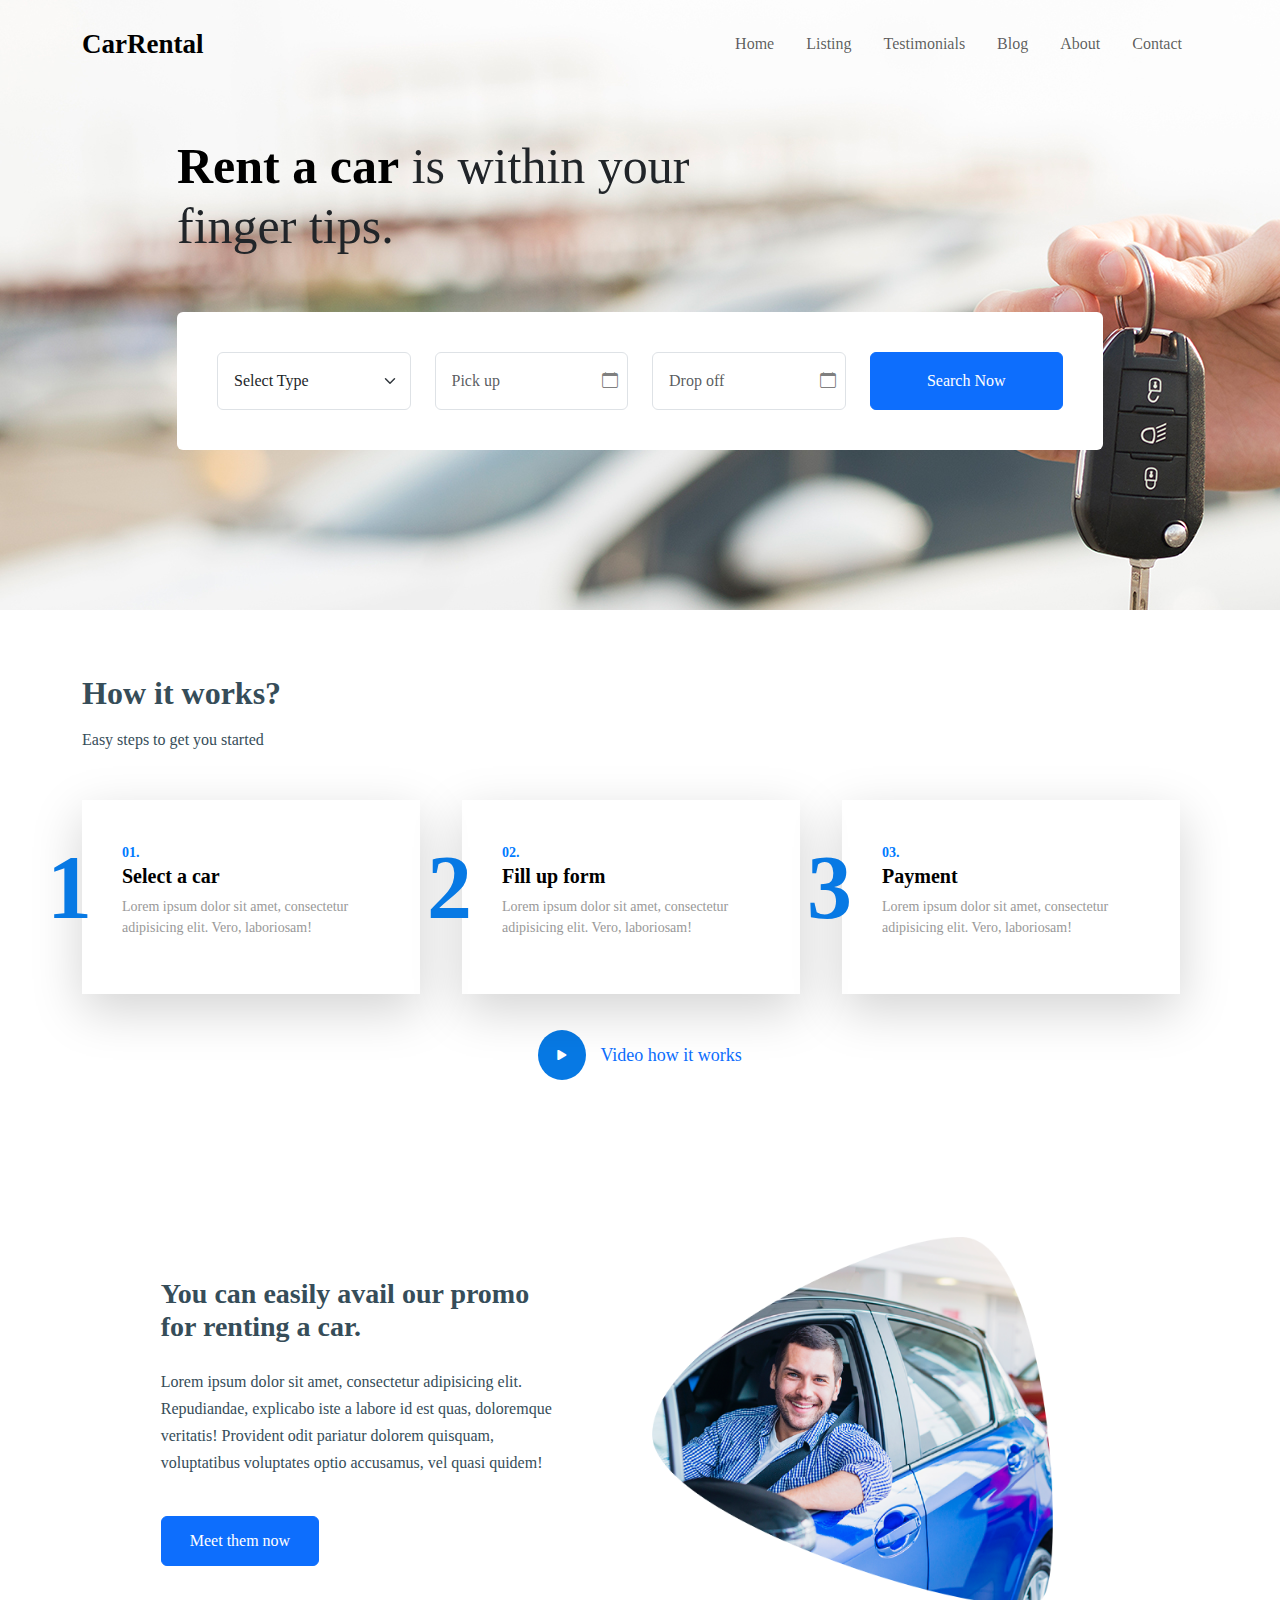
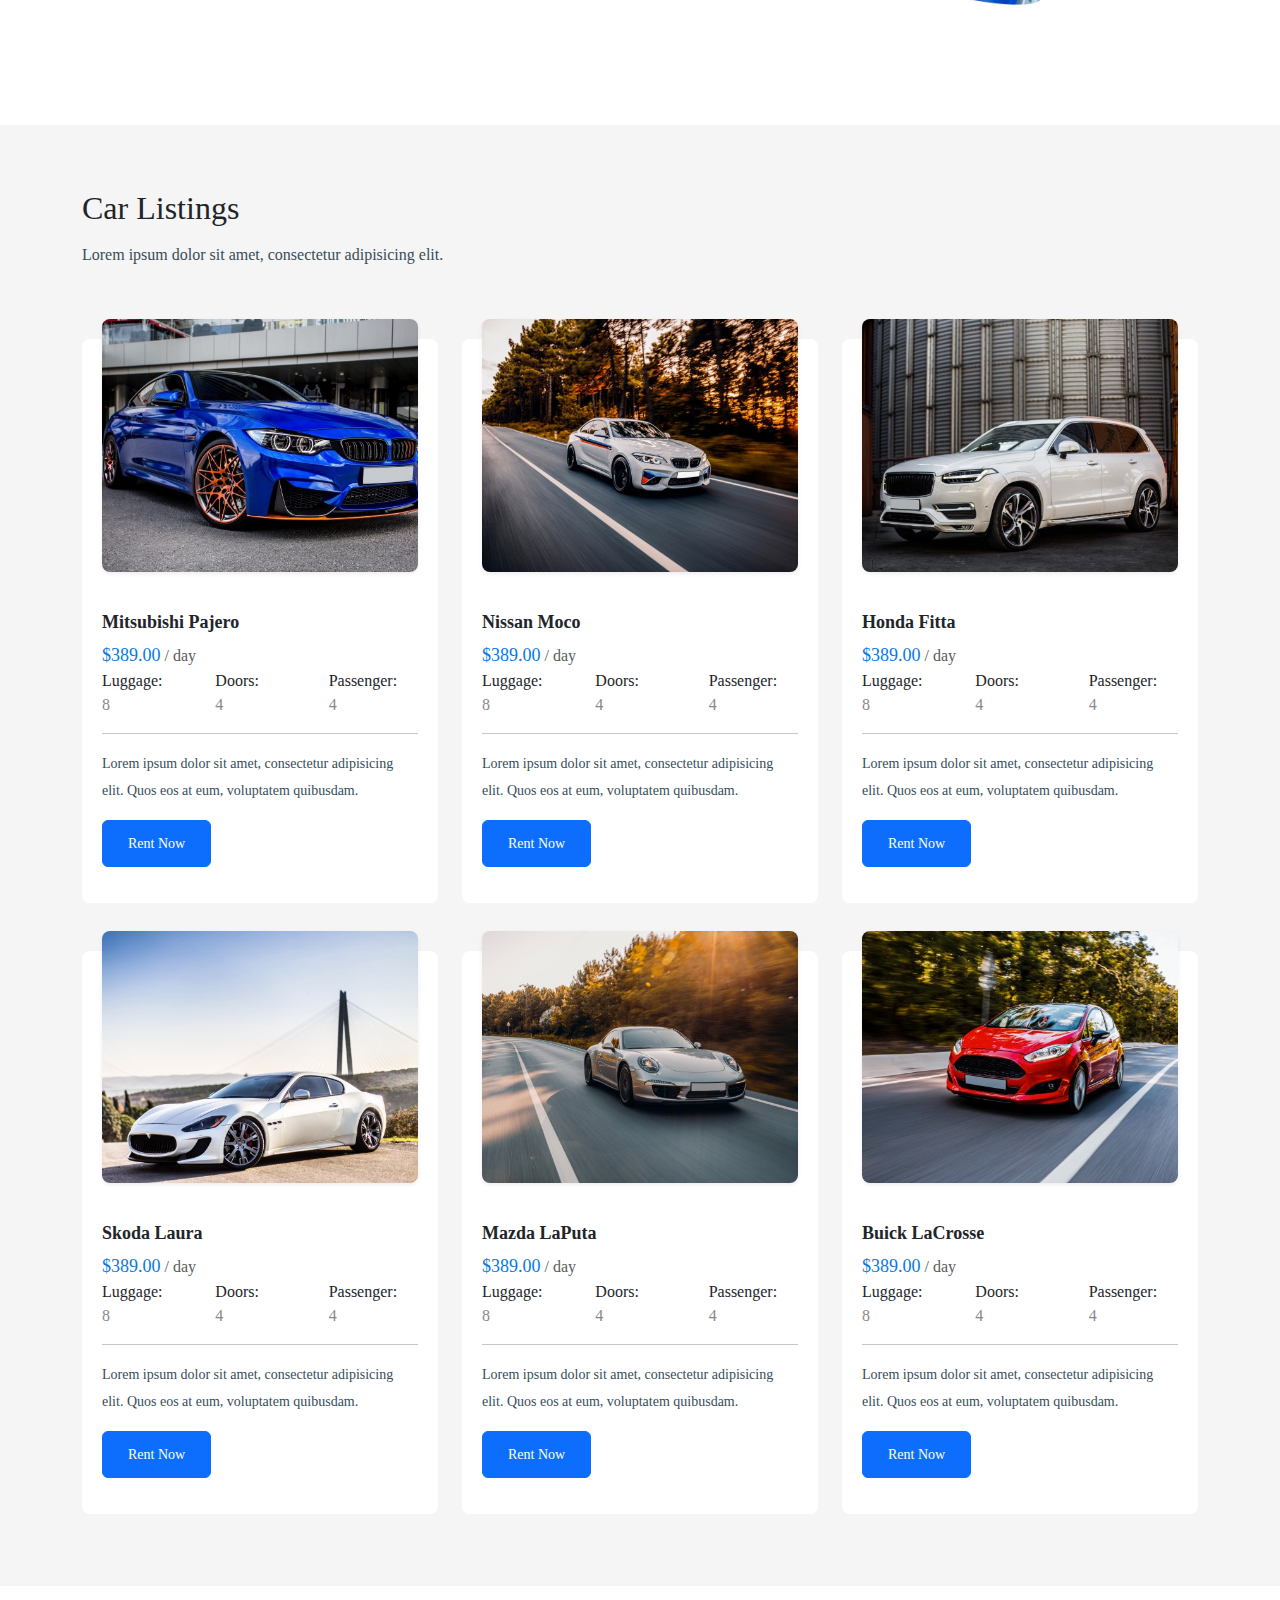
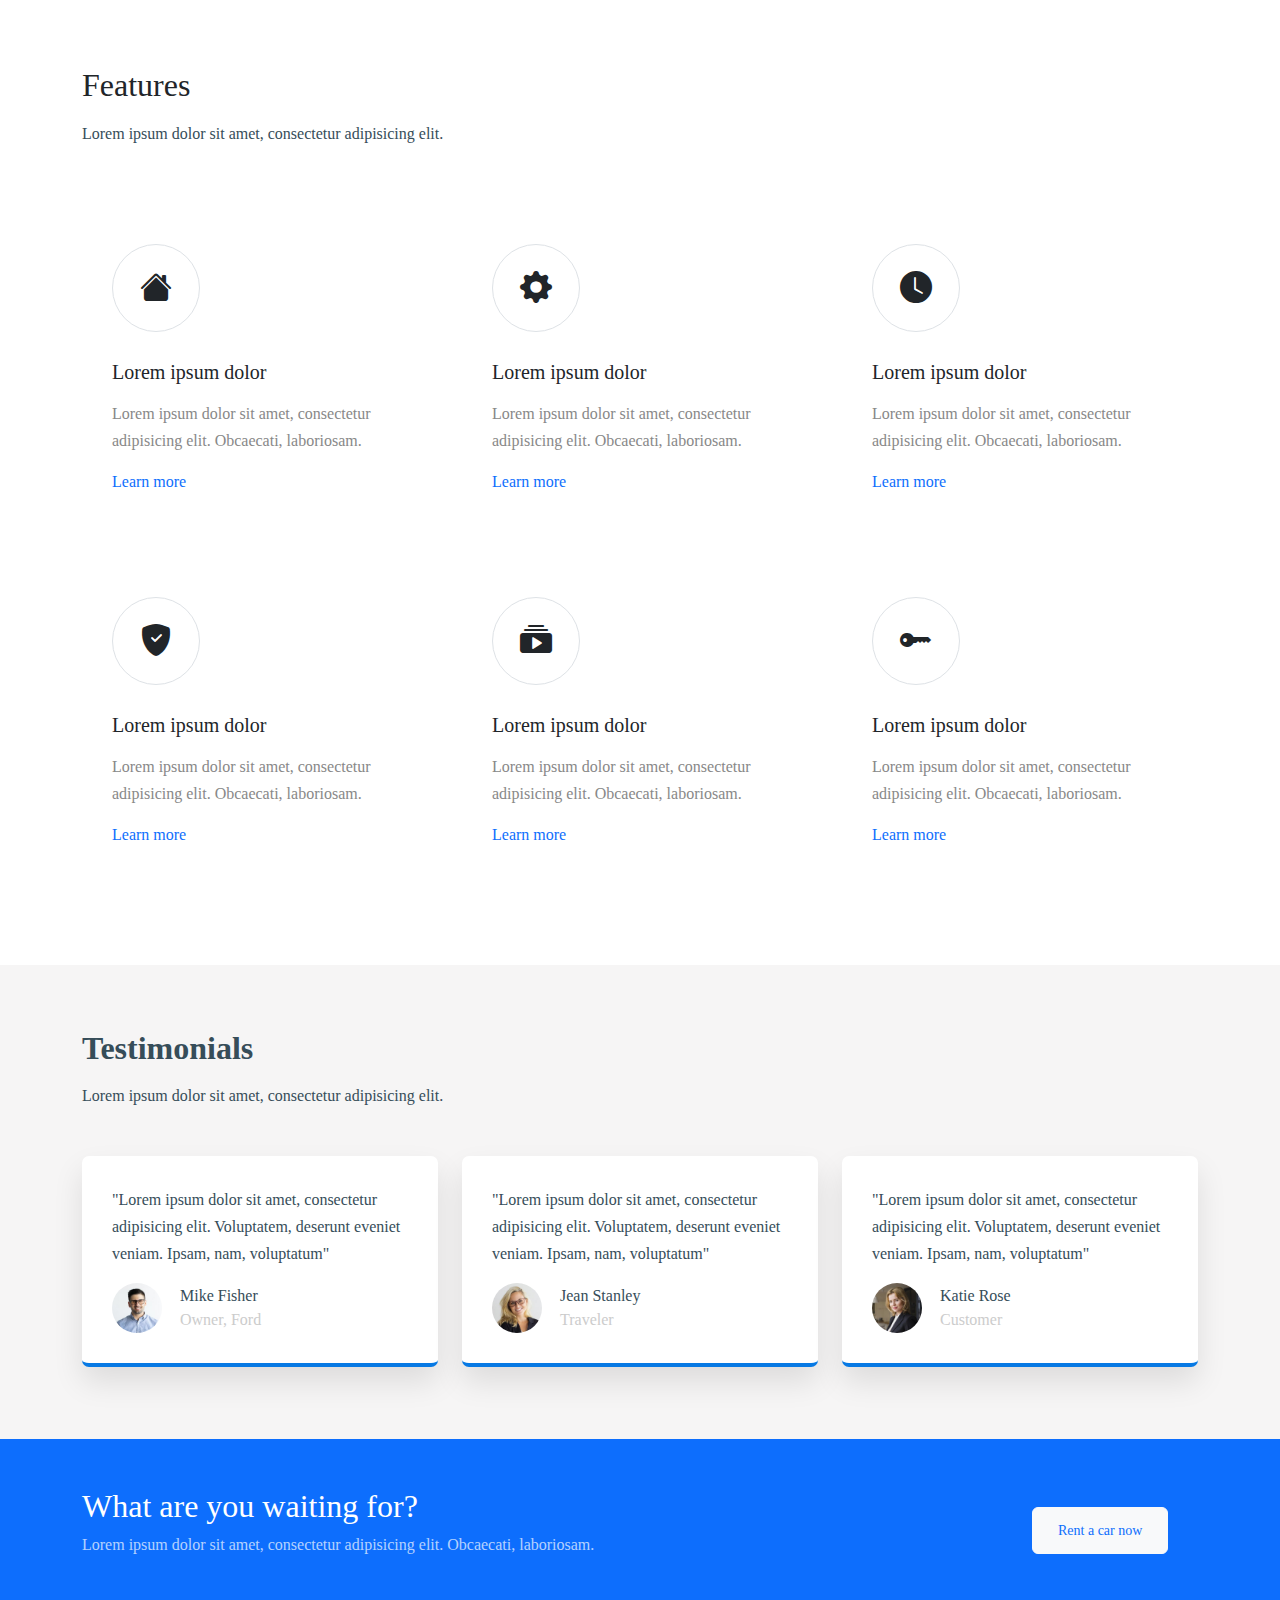
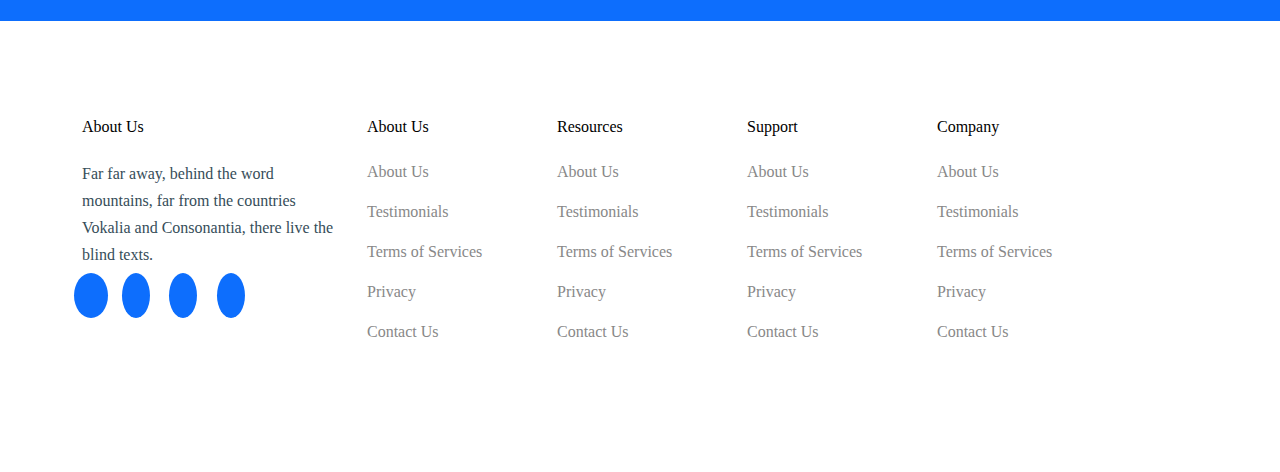
<file: Car Rental/index.html>
<!DOCTYPE html>
<html lang="en">
<head>
    <meta charset="UTF-8">
    <meta name="viewport" content="width=device-width, initial-scale=1.0">
    <title>CarRental</title>
    <link rel="stylesheet" href="https://cdn.jsdelivr.net/npm/bootstrap@5.3.3/dist/css/bootstrap.min.css
    ">
    <link rel="stylesheet" href="https://cdn.jsdelivr.net/npm/bootstrap-icons@1.11.3/font/bootstrap-icons.min.css">
    <link rel="stylesheet" href="https://cdnjs.cloudflare.com/ajax/libs/font-awesome/6.6.0/css/all.min.css" integrity="sha512-Kc323vGBEqzTmouAECnVceyQqyqdsSiqLQISBL29aUW4U/M7pSPA/gEUZQqv1cwx4OnYxTxve5UMg5GT6L4JJg==" crossorigin="anonymous" referrerpolicy="no-referrer" />
    <link rel="stylesheet" href="./css/style.css">
</head>
<body>

    <header class="pb-5">
        <nav class="navbar main-nav">
            <div class="container">
              <a class="navbar-brand logo" href="#">CarRental</a>
              <button class="navbar-toggler d-lg-none" type="button" data-bs-toggle="offcanvas" data-bs-target="#offcanvasNavbar">
                <span class="navbar-toggler-icon"></span>
              </button>
              <div class="offcanvas offcanvas-end" id="offcanvasNavbar">
                <div class="offcanvas-header">
                  <button type="button" class="btn-close" data-bs-dismiss="offcanvas"></button>
                </div>
                <div class="offcanvas-body">
                  <ul class="navbar-nav ">
                    <li class="nav-item"><a class="nav-link active" href="#">Home</a></li>
                    <li class="nav-item"><a class="nav-link" href="./listing.html">Listing</a></li>
                    <li class="nav-item"><a class="nav-link" href="./testimonials.html">Testimonials</a></li>
                    <li class="nav-item"><a class="nav-link" href="./blog.html">Blog</a></li>
                    <li class="nav-item"><a class="nav-link " href="#">About</a></li>
                    <li class="nav-item"><a class="nav-link" href="#">Contact</a></li>
                  </ul>
                </div>
              </div>
              <div class="navbar navbar-expand-lg d-none d-lg-block">
                <ul class="navbar-nav ms-auto">
                    <li class="nav-item px-2"><a href="#" class="nav-link">Home</a></li>
                    <li class="nav-item px-2"><a href="./listing.html" class="nav-link">Listing</a></li>
                    <li class="nav-item px-2"><a href="./testimonials.html" class="nav-link">Testimonials</a></li>
                    <li class="nav-item px-2"><a href="./blog.html" class="nav-link">Blog</a></li>
                    <li class="nav-item px-2"><a href="#" class="nav-link">About</a></li>
                    <li class="nav-item px-2"><a href="#" class="nav-link">Contact</a></li>
                  </ul>
              </div>
            </div>
        </nav>
        <section class="hero py-5">
            <section class="container pb-5">
                <div class="row align-items-center justify-content-center pb-3">
                    <div class="col-lg-10">
                        <div class="row mb-5">
                            <div class="col-lg-7">
                                <h1><strong>Rent a car</strong> is within your finger tips.</h1>
                            </div>
                        </div>
                        <form class="hero-form rounded-2">
                          <div class="row align-items-center ">
                            <div class="mb-3 mb-md-0 col-md-3">
                              <select name="select type" id="" class="form-select select">
                                <option value="Select Type">Select Type</option>
                                <option value="Ferrari">Ferrari</option>
                                <option value="Toyota">Toyota</option>
                                <option value="Ford">Ford</option>
                                <option value="Lamborghini">Lamborghini</option>
                              </select>
                            </div>
                            <div class="mb-3 mb-md-0 col-md-3">
                              <div class="form-control-wrap pickup">
                                <input type="text" placeholder="Pick up" class="form-control datepicker select">
                                <span class="bi bi-calendar calendar"></span>
                              </div>
                            </div>
                            <div class="mb-3 mb-md-0 col-md-3">
                              <div class="form-control-wrap dropoff">
                                <input type="text" placeholder="Drop off" class="form-control datepicker select">
                                <span class="bi bi-calendar calendar2"></span>
                              </div>
                            </div>
                            <div class="mb-3 mb-md-0 col-md-3">
                              <input type="submit" value="Search Now" class="btn btn-primary btn-block py-3 submit-btn">
                            </div>
                          </div>
                        </form>
                    </div>
                </div>
            </section>
        </section>
    </header>
    <main>
      <section>
        <section class="container py-5 section1-container">
          <h2 class="pt-3 pb-2 ">How it works?</h2>
          <p class="font-weight-light mb-5">Easy steps to get you started</p>
          <div class="row">
            <div class="col-12 col-lg-4">
              <div class="steps">
                <span>1</span>
                <div class="steps-inner shadow-lg">
                  <span>01.</span>
                  <h3 class="mb-2">Select a car</h3>
                  <p>Lorem ipsum dolor sit amet, consectetur adipisicing elit. Vero, laboriosam!</p>
                </div>
              </div>
            </div>
            <div class="col-12 col-lg-4">
              <div class="steps">
                <span>2</span>
                <div class="steps-inner shadow-lg">
                  <span>02.</span>
                  <h3 class="mb-2">Fill up form</h3>
                  <p>Lorem ipsum dolor sit amet, consectetur adipisicing elit. Vero, laboriosam!</p>
                </div>
              </div>
            </div>
            <div class="col-12 col-lg-4">
              <div class="steps">
                <span>3</span>
                <div class="steps-inner shadow-lg">
                  <span>03.</span>
                  <h3 class="mb-2">Payment</h3>
                  <p>Lorem ipsum dolor sit amet, consectetur adipisicing elit. Vero, laboriosam!</p>
                </div>
              </div>
            </div>
          </div>
          <div class="text-center pt-5">
            <a href="#" class="video-play">
              <span class="bi bi-play-fill"></span> Video how it works
            </a>
          </div>
        </section>
      </section>
      <section class="container py-5">
        <section class="container py-5">
          <div class="row py-4 align-items-center flex-lg-row flex-column-reverse">
            <div class="col-12 col-lg-6 py-4">
              <div class="section3-content w-75 mx-auto">
                <h2 class="mb-4">You can easily avail our promo for renting a car.</h2>
                <p>Lorem ipsum dolor sit amet, consectetur adipisicing elit. Repudiandae, explicabo iste a labore id est quas, doloremque veritatis! Provident odit pariatur dolorem quisquam, voluptatibus voluptates optio accusamus, vel quasi quidem!</p>
                <a href="#" class="btn btn-primary mt-4 section3-btn">Meet them now</a>
              </div>
            </div>
            <div class="col-12 col-lg-6">
              <div class="w-75">
                <img class="w-100" src="./images/illustration/feature_01.png" alt="">
              </div>
            </div>
          </div>
        </section>
      </section>
      <section class="section4">
        <section class="container py-5">
          <h2 class="pt-3 pb-2 ">Car Listings</h2>
          <p class="font-weight-light mb-5">Lorem ipsum dolor sit amet, consectetur adipisicing elit.</p>
          <div class="row">
            <div class="col-12 col-md-6 col-lg-4 py-4">
              <div class="car-card rounded-3">
                <div class="product">
                  <img class="w-100 rounded-3 shadow-sm" src="./images/illustration/car_6.jpg" alt="">
                </div>
                <div class="product-discription">
                  <h3>Mitsubishi Pajero</h3>
                  <strong class="pb-4">$389.00</strong>
                  <span class="pb-4">/ day</span>
                  <div class="row">
                    <div class="col-4">
                      <div class="detail">Luggage:</div>
                    </div>
                    <div class="col-4">
                      <div class="detail">Doors:</div>
                    </div>
                    <div class="col-4">
                      <div class="detail">Passenger:</div>
                    </div>
                    <div class="col-4">
                      <span class="detail-span">8</span>
                    </div>
                    <div class="col-4">
                      <span class="detail-span">4</span>
                    </div>
                    <div class="col-4">
                      <span class="detail-span">4</span>
                    </div>
                  </div>
                  <hr>
                  <p class="product-para">Lorem ipsum dolor sit amet, consectetur adipisicing elit. Quos eos at eum, voluptatem quibusdam.</p>
                  <a href="#" class="btn btn-primary product-btn mb-3">Rent Now</a>
                </div>
              </div>
            </div>
            <div class="col-12 col-md-6 col-lg-4 py-4">
              <div class="car-card rounded-3">
                <div class="product">
                  <img class="w-100 rounded-3 shadow-sm" src="./images/illustration/car_5.jpg" alt="">
                </div>
                <div class="product-discription">
                  <h3>Nissan Moco</h3>
                  <strong class="pb-4">$389.00</strong>
                  <span class="pb-4">/ day</span>
                  <div class="row">
                    <div class="col-4">
                      <div class="detail">Luggage:</div>
                    </div>
                    <div class="col-4">
                      <div class="detail">Doors:</div>
                    </div>
                    <div class="col-4">
                      <div class="detail">Passenger:</div>
                    </div>
                    <div class="col-4">
                      <span class="detail-span">8</span>
                    </div>
                    <div class="col-4">
                      <span class="detail-span">4</span>
                    </div>
                    <div class="col-4">
                      <span class="detail-span">4</span>
                    </div>
                  </div>
                  <hr>
                  <p class="product-para">Lorem ipsum dolor sit amet, consectetur adipisicing elit. Quos eos at eum, voluptatem quibusdam.</p>
                  <a href="#" class="btn btn-primary product-btn mb-3">Rent Now</a>
                </div>
              </div>
            </div>
            <div class="col-12 col-md-6 col-lg-4 py-4">
              <div class="car-card rounded-3">
                <div class="product">
                  <img class="w-100 rounded-3 shadow-sm" src="./images/illustration/car_4.jpg" alt="">
                </div>
                <div class="product-discription">
                  <h3>Honda Fitta</h3>
                  <strong class="pb-4">$389.00</strong>
                  <span class="pb-4">/ day</span>
                  <div class="row">
                    <div class="col-4">
                      <div class="detail">Luggage:</div>
                    </div>
                    <div class="col-4">
                      <div class="detail">Doors:</div>
                    </div>
                    <div class="col-4">
                      <div class="detail">Passenger:</div>
                    </div>
                    <div class="col-4">
                      <span class="detail-span">8</span>
                    </div>
                    <div class="col-4">
                      <span class="detail-span">4</span>
                    </div>
                    <div class="col-4">
                      <span class="detail-span">4</span>
                    </div>
                  </div>
                  <hr>
                  <p class="product-para">Lorem ipsum dolor sit amet, consectetur adipisicing elit. Quos eos at eum, voluptatem quibusdam.</p>
                  <a href="#" class="btn btn-primary product-btn mb-3">Rent Now</a>
                </div>
              </div>
            </div>
            <div class="col-12 col-md-6 col-lg-4 py-4">
              <div class="car-card rounded-3">
                <div class="product">
                  <img class="w-100 rounded-3 shadow-sm" src="./images/illustration/car_3.jpg" alt="">
                </div>
                <div class="product-discription">
                  <h3>Skoda Laura</h3>
                  <strong class="pb-4">$389.00</strong>
                  <span class="pb-4">/ day</span>
                  <div class="row">
                    <div class="col-4">
                      <div class="detail">Luggage:</div>
                    </div>
                    <div class="col-4">
                      <div class="detail">Doors:</div>
                    </div>
                    <div class="col-4">
                      <div class="detail">Passenger:</div>
                    </div>
                    <div class="col-4">
                      <span class="detail-span">8</span>
                    </div>
                    <div class="col-4">
                      <span class="detail-span">4</span>
                    </div>
                    <div class="col-4">
                      <span class="detail-span">4</span>
                    </div>
                  </div>
                  <hr>
                  <p class="product-para">Lorem ipsum dolor sit amet, consectetur adipisicing elit. Quos eos at eum, voluptatem quibusdam.</p>
                  <a href="#" class="btn btn-primary product-btn mb-3">Rent Now</a>
                </div>
              </div>
            </div>
            <div class="col-12 col-md-6 col-lg-4 py-4">
              <div class="car-card rounded-3">
                <div class="product">
                  <img class="w-100 rounded-3 shadow-sm" src="./images/illustration/car_2.jpg" alt="">
                </div>
                <div class="product-discription">
                  <h3>Mazda LaPuta</h3>
                  <strong class="pb-4">$389.00</strong>
                  <span class="pb-4">/ day</span>
                  <div class="row">
                    <div class="col-4">
                      <div class="detail">Luggage:</div>
                    </div>
                    <div class="col-4">
                      <div class="detail">Doors:</div>
                    </div>
                    <div class="col-4">
                      <div class="detail">Passenger:</div>
                    </div>
                    <div class="col-4">
                      <span class="detail-span">8</span>
                    </div>
                    <div class="col-4">
                      <span class="detail-span">4</span>
                    </div>
                    <div class="col-4">
                      <span class="detail-span">4</span>
                    </div>
                  </div>
                  <hr>
                  <p class="product-para">Lorem ipsum dolor sit amet, consectetur adipisicing elit. Quos eos at eum, voluptatem quibusdam.</p>
                  <a href="#" class="btn btn-primary product-btn mb-3">Rent Now</a>
                </div>
              </div>
            </div>
            <div class="col-12 col-md-6 col-lg-4 py-4">
              <div class="car-card rounded-3">
                <div class="product">
                  <img class="w-100 rounded-3 shadow-sm" src="./images/illustration/car_1.jpg" alt="">
                </div>
                <div class="product-discription">
                  <h3>Buick LaCrosse</h3>
                  <strong class="pb-4">$389.00</strong>
                  <span class="pb-4">/ day</span>
                  <div class="row">
                    <div class="col-4">
                      <div class="detail">Luggage:</div>
                    </div>
                    <div class="col-4">
                      <div class="detail">Doors:</div>
                    </div>
                    <div class="col-4">
                      <div class="detail">Passenger:</div>
                    </div>
                    <div class="col-4">
                      <span class="detail-span">8</span>
                    </div>
                    <div class="col-4">
                      <span class="detail-span">4</span>
                    </div>
                    <div class="col-4">
                      <span class="detail-span">4</span>
                    </div>
                  </div>
                  <hr>
                  <p class="product-para">Lorem ipsum dolor sit amet, consectetur adipisicing elit. Quos eos at eum, voluptatem quibusdam.</p>
                  <a href="#" class="btn btn-primary product-btn mb-3">Rent Now</a>
                </div>
              </div>
            </div>
          </div>
        </section>
      </section>
      <section class="section5 py-5">
        <section class="container py-3 section5-container">
          <h2 class="pt-3 pb-2">Features</h2>
          <p class="font-weight-light mb-5">Lorem ipsum dolor sit amet, consectetur adipisicing elit.</p>
          <div class="row">
            <div class="col-12 col-lg-4 py-4">
              <div class="feature">
                <span class="bi bi-house-fill border rounded-circle"></span>
                <h3 class="pt-5">Lorem ipsum dolor</h3>
                <p class="pt-2">Lorem ipsum dolor sit amet, consectetur adipisicing elit. Obcaecati, laboriosam.</p>
                <a href="#">Learn more</a>
              </div>
            </div>
            <div class="col-12 col-lg-4 py-4">
              <div class="feature">
                <span class="bi bi-gear-fill border rounded-circle"></span>
                <h3 class="pt-5">Lorem ipsum dolor</h3>
                <p class="pt-2">Lorem ipsum dolor sit amet, consectetur adipisicing elit. Obcaecati, laboriosam.</p>
                <a href="#">Learn more</a>
              </div>
            </div>
            <div class="col-12 col-lg-4 py-4">
              <div class="feature">
                <span class="bi bi-clock-fill border rounded-circle"></span>
                <h3 class="pt-5">Lorem ipsum dolor</h3>
                <p class="pt-2">Lorem ipsum dolor sit amet, consectetur adipisicing elit. Obcaecati, laboriosam.</p>
                <a href="#">Learn more</a>
              </div>
            </div>
            <div class="col-12 col-lg-4 py-4">
              <div class="feature">
                <span class="bi bi-shield-fill-check border rounded-circle"></span>
                <h3 class="pt-5">Lorem ipsum dolor</h3>
                <p class="pt-2">Lorem ipsum dolor sit amet, consectetur adipisicing elit. Obcaecati, laboriosam.</p>
                <a href="#">Learn more</a>
              </div>
            </div>
            <div class="col-12 col-lg-4 py-4">
              <div class="feature">
                <span class="bi bi-collection-play-fill border rounded-circle"></span>
                <h3 class="pt-5">Lorem ipsum dolor</h3>
                <p class="pt-2">Lorem ipsum dolor sit amet, consectetur adipisicing elit. Obcaecati, laboriosam.</p>
                <a href="#">Learn more</a>
              </div>
            </div>
            <div class="col-12 col-lg-4 py-4">
              <div class="feature">
                <span class="bi bi-key-fill border rounded-circle"></span>
                <h3 class="pt-5">Lorem ipsum dolor</h3>
                <p class="pt-2">Lorem ipsum dolor sit amet, consectetur adipisicing elit. Obcaecati, laboriosam.</p>
                <a href="#">Learn more</a>
              </div>
            </div>
          </div>
        </section>
      </section>
      <section class="section6">
        <section class="container py-5 section6-container">
          <h2 class="pt-3 pb-2 ">Testimonials</h2>
          <p class="font-weight-light mb-5">Lorem ipsum dolor sit amet, consectetur adipisicing elit.</p>
          <div class="row">
            <div class="col-12 col-lg-4 mb-4">
              <div class="Testimonial1">
                <blockquote>
                  <p>"Lorem ipsum dolor sit amet, consectetur adipisicing elit. Voluptatem, deserunt eveniet veniam. Ipsam, nam, voluptatum"</p>
                </blockquote>
                <div class="d-flex v-card align-items-center">
                  <img class="img-fluid" src="./images/illustration/person_1.jpg" alt="">
                  <div class="author">
                    <span class="d-block">Mike Fisher</span>
                    <span>Owner, Ford</span>
                  </div>
                </div>
              </div>
            </div>
            <div class="col-12 col-lg-4 mb-4">
              <div class="Testimonial1">
                <blockquote>
                  <p>"Lorem ipsum dolor sit amet, consectetur adipisicing elit. Voluptatem, deserunt eveniet veniam. Ipsam, nam, voluptatum"</p>
                </blockquote>
                <div class="d-flex v-card align-items-center">
                  <img class="img-fluid" src="./images/illustration/person_2.jpg" alt="">
                  <div class="author">
                    <span class="d-block">Jean Stanley</span>
                    <span>Traveler</span>
                  </div>
                </div>
              </div>
            </div>
            <div class="col-12 col-lg-4 mb-4">
              <div class="Testimonial1">
                <blockquote>
                  <p>"Lorem ipsum dolor sit amet, consectetur adipisicing elit. Voluptatem, deserunt eveniet veniam. Ipsam, nam, voluptatum"</p>
                </blockquote>
                <div class="d-flex v-card align-items-center">
                  <img class="img-fluid" src="./images/illustration/person_3.jpg" alt="">
                  <div class="author">
                    <span class="d-block">Katie Rose</span>
                    <span>Customer</span>
                  </div>
                </div>
              </div>
            </div>
          </div>
        </section>
      </section>
    </main>
    <footer>
      <section class="bg-primary">
        <section class="container py-5">
          <div class="row align-items-center">
            <div class="col-12 col-lg-10">
              <div class="what w-100">
                <h2>What are you waiting for?</h2>
                <p>Lorem ipsum dolor sit amet, consectetur adipisicing elit. Obcaecati, laboriosam.</p>
              </div>
            </div>
            <div class="col-12 col-lg-2">
              <div class="what">
                <a href="#" class="btn btn-light text-primary">Rent a car now</a>
              </div>
            </div>
          </div>
        </section>
      </section>
      <section class="container py-5">
        <div class="row py-5 ">
          <div class="col-12 col-lg-3 pb-4">
            <div class="about">
              <h2 class="mb-4">About Us</h2>
              <p class="w-100">Far far away, behind the word mountains, far from the countries Vokalia and Consonantia, there live the blind texts.</p>
              <div class="row">
                <div class="col-2 px-1">
                  <i class="fa-brands fa-facebook-f icons bg-primary text-light"></i>
                </div>
                <div class="col-2 px-1">
                  <i class="fa-brands fa-instagram icons1 bg-primary text-light"></i>
                </div>
                <div class="col-2 px-1">
                  <i class="fa-brands fa-x-twitter icons1 bg-primary text-light"></i>
                </div>
                <div class="col-2 px-1">
                  <i class="fa-brands fa-linkedin-in icons1 bg-primary text-light"></i>
                </div>
              </div>
            </div>
          </div>
          <div class="col-12 col-lg-2">
            <div class="quick">
              <h2 class="mb-4">About Us</h2>
              <ul class="ps-0">
                <li class="pb-3"><a href="#">About Us</a></li>
                <li class="pb-3"><a href="#">Testimonials</a></li>
                <li class="pb-3"><a href="#">Terms of Services</a></li>
                <li class="pb-3"><a href="#">Privacy</a></li>
                <li class="pb-3"><a href="#">Contact Us</a></li>
              </ul>
            </div>
          </div>
          <div class="col-12 col-lg-2 ">
            <div class="quick">
              <h2 class="mb-4">Resources</h2>
              <ul class="ps-0">
                <li class="pb-3"><a href="#">About Us</a></li>
                <li class="pb-3"><a href="#">Testimonials</a></li>
                <li class="pb-3"><a href="#">Terms of Services</a></li>
                <li class="pb-3"><a href="#">Privacy</a></li>
                <li class="pb-3"><a href="#">Contact Us</a></li>
              </ul>
            </div>
          </div>
          <div class="col-12 col-lg-2 ">
            <div class="quick">
              <h2 class="mb-4">Support</h2>
              <ul class="ps-0">
                <li class="pb-3"><a href="#">About Us</a></li>
                <li class="pb-3"><a href="#">Testimonials</a></li>
                <li class="pb-3"><a href="#">Terms of Services</a></li>
                <li class="pb-3"><a href="#">Privacy</a></li>
                <li class="pb-3"><a href="#">Contact Us</a></li>
              </ul>
            </div>
          </div>
          <div class="col-12 col-lg-2 ">
            <div class="quick">
              <h2 class="mb-4">Company</h2>
              <ul class="ps-0">
                <li class="pb-3"><a href="#">About Us</a></li>
                <li class="pb-3"><a href="#">Testimonials</a></li>
                <li class="pb-3"><a href="#">Terms of Services</a></li>
                <li class="pb-3"><a href="#">Privacy</a></li>
                <li class="pb-3"><a href="#">Contact Us</a></li>
              </ul>
            </div>
          </div>
        </div>
      </section>
    </footer>

    <script src="https://cdn.jsdelivr.net/npm/bootstrap@5.3.3/dist/js/bootstrap.bundle.min.js"></script>
</body>
</html>
</file>
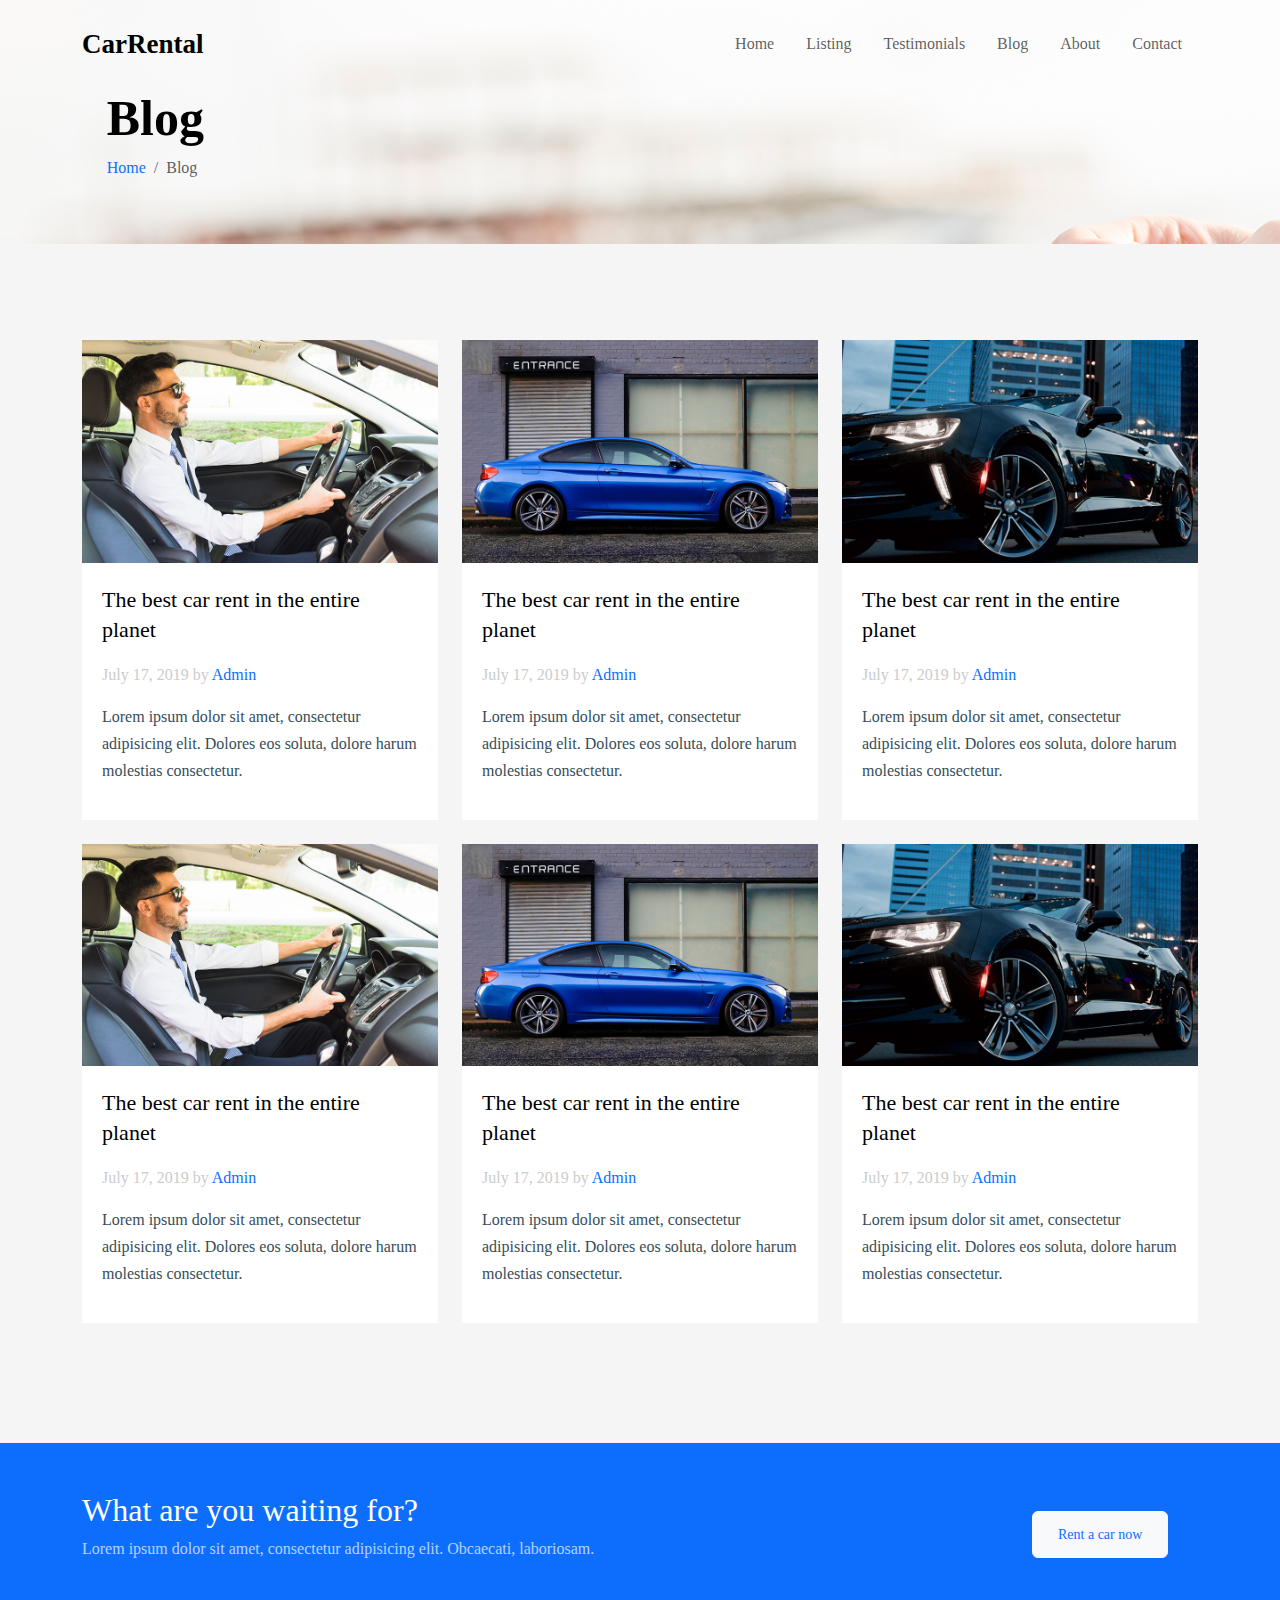
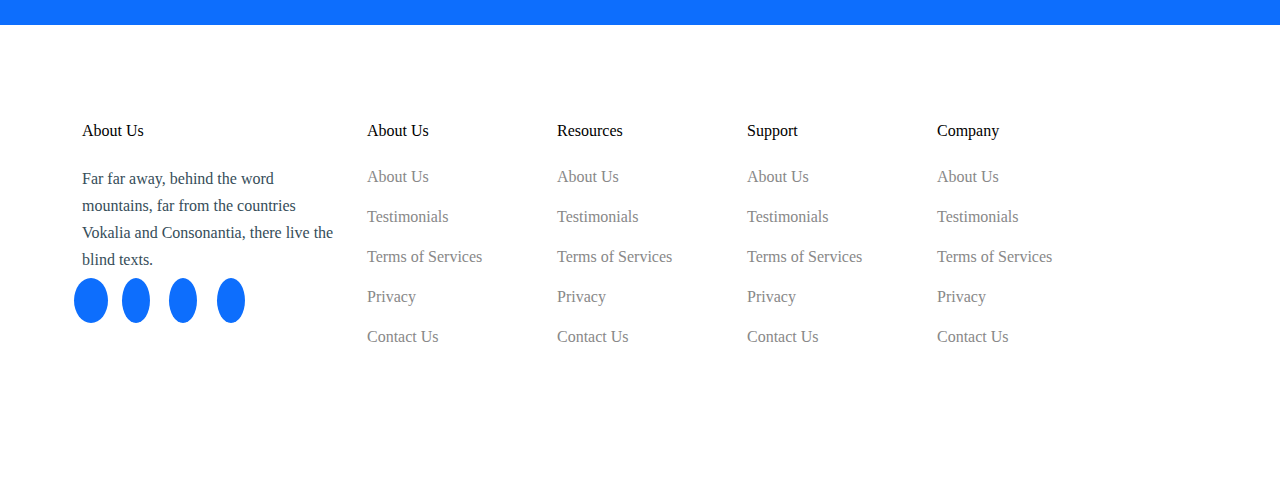
<file: Car Rental/blog.html>
<!DOCTYPE html>
<html lang="en">
<head>
    <meta charset="UTF-8">
    <meta name="viewport" content="width=device-width, initial-scale=1.0">
    <title>CarRental</title>
    <link rel="stylesheet" href="https://cdn.jsdelivr.net/npm/bootstrap@5.3.3/dist/css/bootstrap.min.css
    ">
    <link rel="stylesheet" href="https://cdn.jsdelivr.net/npm/bootstrap-icons@1.11.3/font/bootstrap-icons.min.css">
    <link rel="stylesheet" href="https://cdnjs.cloudflare.com/ajax/libs/font-awesome/6.6.0/css/all.min.css" integrity="sha512-Kc323vGBEqzTmouAECnVceyQqyqdsSiqLQISBL29aUW4U/M7pSPA/gEUZQqv1cwx4OnYxTxve5UMg5GT6L4JJg==" crossorigin="anonymous" referrerpolicy="no-referrer" />
    <link rel="stylesheet" href="./css/style.css">
</head>
<body>

    <header class="pb-5">
        <nav class="navbar main-nav">
            <div class="container">
              <a class="navbar-brand logo" href="#">CarRental</a>
              <button class="navbar-toggler d-lg-none" type="button" data-bs-toggle="offcanvas" data-bs-target="#offcanvasNavbar">
                <span class="navbar-toggler-icon"></span>
              </button>
              <div class="offcanvas offcanvas-end" id="offcanvasNavbar">
                <div class="offcanvas-header">
                  <button type="button" class="btn-close" data-bs-dismiss="offcanvas"></button>
                </div>
                <div class="offcanvas-body">
                  <ul class="navbar-nav ">
                    <li class="nav-item"><a class="nav-link active" href="./index.html">Home</a></li>
                    <li class="nav-item"><a class="nav-link" href="./listing.html">Listing</a></li>
                    <li class="nav-item"><a class="nav-link" href="./testimonials.html">Testimonials</a></li>
                    <li class="nav-item"><a class="nav-link" href="./blog.html">Blog</a></li>
                    <li class="nav-item"><a class="nav-link " href="#">About</a></li>
                    <li class="nav-item"><a class="nav-link" href="#">Contact</a></li>
                  </ul>
                </div>
              </div>
              <div class="navbar navbar-expand-lg d-none d-lg-block">
                <ul class="navbar-nav ms-auto">
                    <li class="nav-item px-2"><a href="./index.html" class="nav-link">Home</a></li>
                    <li class="nav-item px-2"><a href="./listing.html" class="nav-link">Listing</a></li>
                    <li class="nav-item px-2"><a href="./testimonials.html" class="nav-link">Testimonials</a></li>
                    <li class="nav-item px-2"><a href="./blog.html" class="nav-link">Blog</a></li>
                    <li class="nav-item px-2"><a href="#" class="nav-link">About</a></li>
                    <li class="nav-item px-2"><a href="#" class="nav-link">Contact</a></li>
                  </ul>
              </div>
            </div>
        </nav>
        <section class="hero  ps-0">
            <section class="ps-4">
                <div class="row align-items-center justify-content-center ps-0">
                    <div class="col-lg-10 ps-0">
                        <div class="row ps-0">
                            <div class="col-lg-7 ps-0">
                                <h1><strong>Blog</strong></h1>
                                <nav aria-label="breadcrumb">
                                    <ol class="breadcrumb">
                                      <li class="breadcrumb-item"><a href="./index.html">Home</a></li>
                                      <li class="breadcrumb-item active">Blog</li>
                                    </ol>
                                  </nav>
                            </div>
                        </div>
                    </div>
                </div>
            </section>
        </section>
    </header>
    <main>
      <section class="blog-section py-5">
        <section class="container py-5">
            <div class="row">
                <div class="col-12 col-md-6 col-lg-4 pb-4">
                    <div class="bg-white">
                        <img class="w-100" src="./images/illustration/post_1.jpg" alt="">
                        <div class="blog-card-discription">
                            <h2><a href="#">The best car rent in the entire planet</a></h2>
                            <span class="pb-3 class">July 17, 2019 
                                <span>by</span>
                                <a href="#">Admin</a>
                            </span>
                            <p class="pt-3">Lorem ipsum dolor sit amet, consectetur adipisicing elit. Dolores eos soluta, dolore harum molestias consectetur.</p>
                        </div>
                    </div>
                </div>
                <div class="col-12 col-md-6 col-lg-4 pb-4">
                    <div class="bg-white">
                        <img class="w-100" src="./images/illustration/img_2.jpg" alt="">
                        <div class="blog-card-discription">
                            <h2><a href="#">The best car rent in the entire planet</a></h2>
                            <span class="pb-3 class">July 17, 2019 
                                <span>by</span>
                                <a href="#">Admin</a>
                            </span>
                            <p class="pt-3">Lorem ipsum dolor sit amet, consectetur adipisicing elit. Dolores eos soluta, dolore harum molestias consectetur.</p>
                        </div>
                    </div>
                </div>
                <div class="col-12 col-md-6 col-lg-4 pb-4">
                    <div class="bg-white">
                        <img class="w-100" src="./images/illustration/img_3.jpg" alt="">
                        <div class="blog-card-discription">
                            <h2><a href="#">The best car rent in the entire planet</a></h2>
                            <span class="pb-3 class">July 17, 2019 
                                <span>by</span>
                                <a href="#">Admin</a>
                            </span>
                            <p class="pt-3">Lorem ipsum dolor sit amet, consectetur adipisicing elit. Dolores eos soluta, dolore harum molestias consectetur.</p>
                        </div>
                    </div>
                </div>
                <div class="col-12 col-md-6 col-lg-4 pb-4">
                    <div class="bg-white">
                        <img class="w-100" src="./images/illustration/post_1.jpg" alt="">
                        <div class="blog-card-discription">
                            <h2><a href="#">The best car rent in the entire planet</a></h2>
                            <span class="pb-3 class">July 17, 2019 
                                <span>by</span>
                                <a href="#">Admin</a>
                            </span>
                            <p class="pt-3">Lorem ipsum dolor sit amet, consectetur adipisicing elit. Dolores eos soluta, dolore harum molestias consectetur.</p>
                        </div>
                    </div>
                </div>
                <div class="col-12 col-md-6 col-lg-4 pb-4">
                    <div class="bg-white">
                        <img class="w-100" src="./images/illustration/img_2.jpg" alt="">
                        <div class="blog-card-discription">
                            <h2><a href="#">The best car rent in the entire planet</a></h2>
                            <span class="pb-3 class">July 17, 2019 
                                <span>by</span>
                                <a href="#">Admin</a>
                            </span>
                            <p class="pt-3">Lorem ipsum dolor sit amet, consectetur adipisicing elit. Dolores eos soluta, dolore harum molestias consectetur.</p>
                        </div>
                    </div>
                </div>
                <div class="col-12 col-md-6 col-lg-4 pb-4">
                    <div class="bg-white">
                        <img class="w-100" src="./images/illustration/img_3.jpg" alt="">
                        <div class="blog-card-discription">
                            <h2><a href="#">The best car rent in the entire planet</a></h2>
                            <span class="pb-3 class">July 17, 2019 
                                <span>by</span>
                                <a href="#">Admin</a>
                            </span>
                            <p class="pt-3">Lorem ipsum dolor sit amet, consectetur adipisicing elit. Dolores eos soluta, dolore harum molestias consectetur.</p>
                        </div>
                    </div>
                </div>
            </div>
        </section>
      </section>
    </main>
    <footer>
      <section class="bg-primary">
        <section class="container py-5">
          <div class="row align-items-center">
            <div class="col-12 col-lg-10">
              <div class="what w-100">
                <h2>What are you waiting for?</h2>
                <p>Lorem ipsum dolor sit amet, consectetur adipisicing elit. Obcaecati, laboriosam.</p>
              </div>
            </div>
            <div class="col-12 col-lg-2">
              <div class="what">
                <a href="#" class="btn btn-light text-primary">Rent a car now</a>
              </div>
            </div>
          </div>
        </section>
      </section>
      <section class="container py-5">
        <div class="row py-5 ">
          <div class="col-12 col-lg-3 pb-4">
            <div class="about">
              <h2 class="mb-4">About Us</h2>
              <p class="w-100">Far far away, behind the word mountains, far from the countries Vokalia and Consonantia, there live the blind texts.</p>
              <div class="row">
                <div class="col-2 px-1">
                  <i class="fa-brands fa-facebook-f icons bg-primary text-light"></i>
                </div>
                <div class="col-2 px-1">
                  <i class="fa-brands fa-instagram icons1 bg-primary text-light"></i>
                </div>
                <div class="col-2 px-1">
                  <i class="fa-brands fa-x-twitter icons1 bg-primary text-light"></i>
                </div>
                <div class="col-2 px-1">
                  <i class="fa-brands fa-linkedin-in icons1 bg-primary text-light"></i>
                </div>
              </div>
            </div>
          </div>
          <div class="col-12 col-lg-2">
            <div class="quick">
              <h2 class="mb-4">About Us</h2>
              <ul class="ps-0">
                <li class="pb-3"><a href="#">About Us</a></li>
                <li class="pb-3"><a href="#">Testimonials</a></li>
                <li class="pb-3"><a href="#">Terms of Services</a></li>
                <li class="pb-3"><a href="#">Privacy</a></li>
                <li class="pb-3"><a href="#">Contact Us</a></li>
              </ul>
            </div>
          </div>
          <div class="col-12 col-lg-2 ">
            <div class="quick">
              <h2 class="mb-4">Resources</h2>
              <ul class="ps-0">
                <li class="pb-3"><a href="#">About Us</a></li>
                <li class="pb-3"><a href="#">Testimonials</a></li>
                <li class="pb-3"><a href="#">Terms of Services</a></li>
                <li class="pb-3"><a href="#">Privacy</a></li>
                <li class="pb-3"><a href="#">Contact Us</a></li>
              </ul>
            </div>
          </div>
          <div class="col-12 col-lg-2 ">
            <div class="quick">
              <h2 class="mb-4">Support</h2>
              <ul class="ps-0">
                <li class="pb-3"><a href="#">About Us</a></li>
                <li class="pb-3"><a href="#">Testimonials</a></li>
                <li class="pb-3"><a href="#">Terms of Services</a></li>
                <li class="pb-3"><a href="#">Privacy</a></li>
                <li class="pb-3"><a href="#">Contact Us</a></li>
              </ul>
            </div>
          </div>
          <div class="col-12 col-lg-2 ">
            <div class="quick">
              <h2 class="mb-4">Company</h2>
              <ul class="ps-0">
                <li class="pb-3"><a href="#">About Us</a></li>
                <li class="pb-3"><a href="#">Testimonials</a></li>
                <li class="pb-3"><a href="#">Terms of Services</a></li>
                <li class="pb-3"><a href="#">Privacy</a></li>
                <li class="pb-3"><a href="#">Contact Us</a></li>
              </ul>
            </div>
          </div>
        </div>
      </section>
    </footer>

    <script src="https://cdn.jsdelivr.net/npm/bootstrap@5.3.3/dist/js/bootstrap.bundle.min.js"></script>
</body>
</html>
</file>
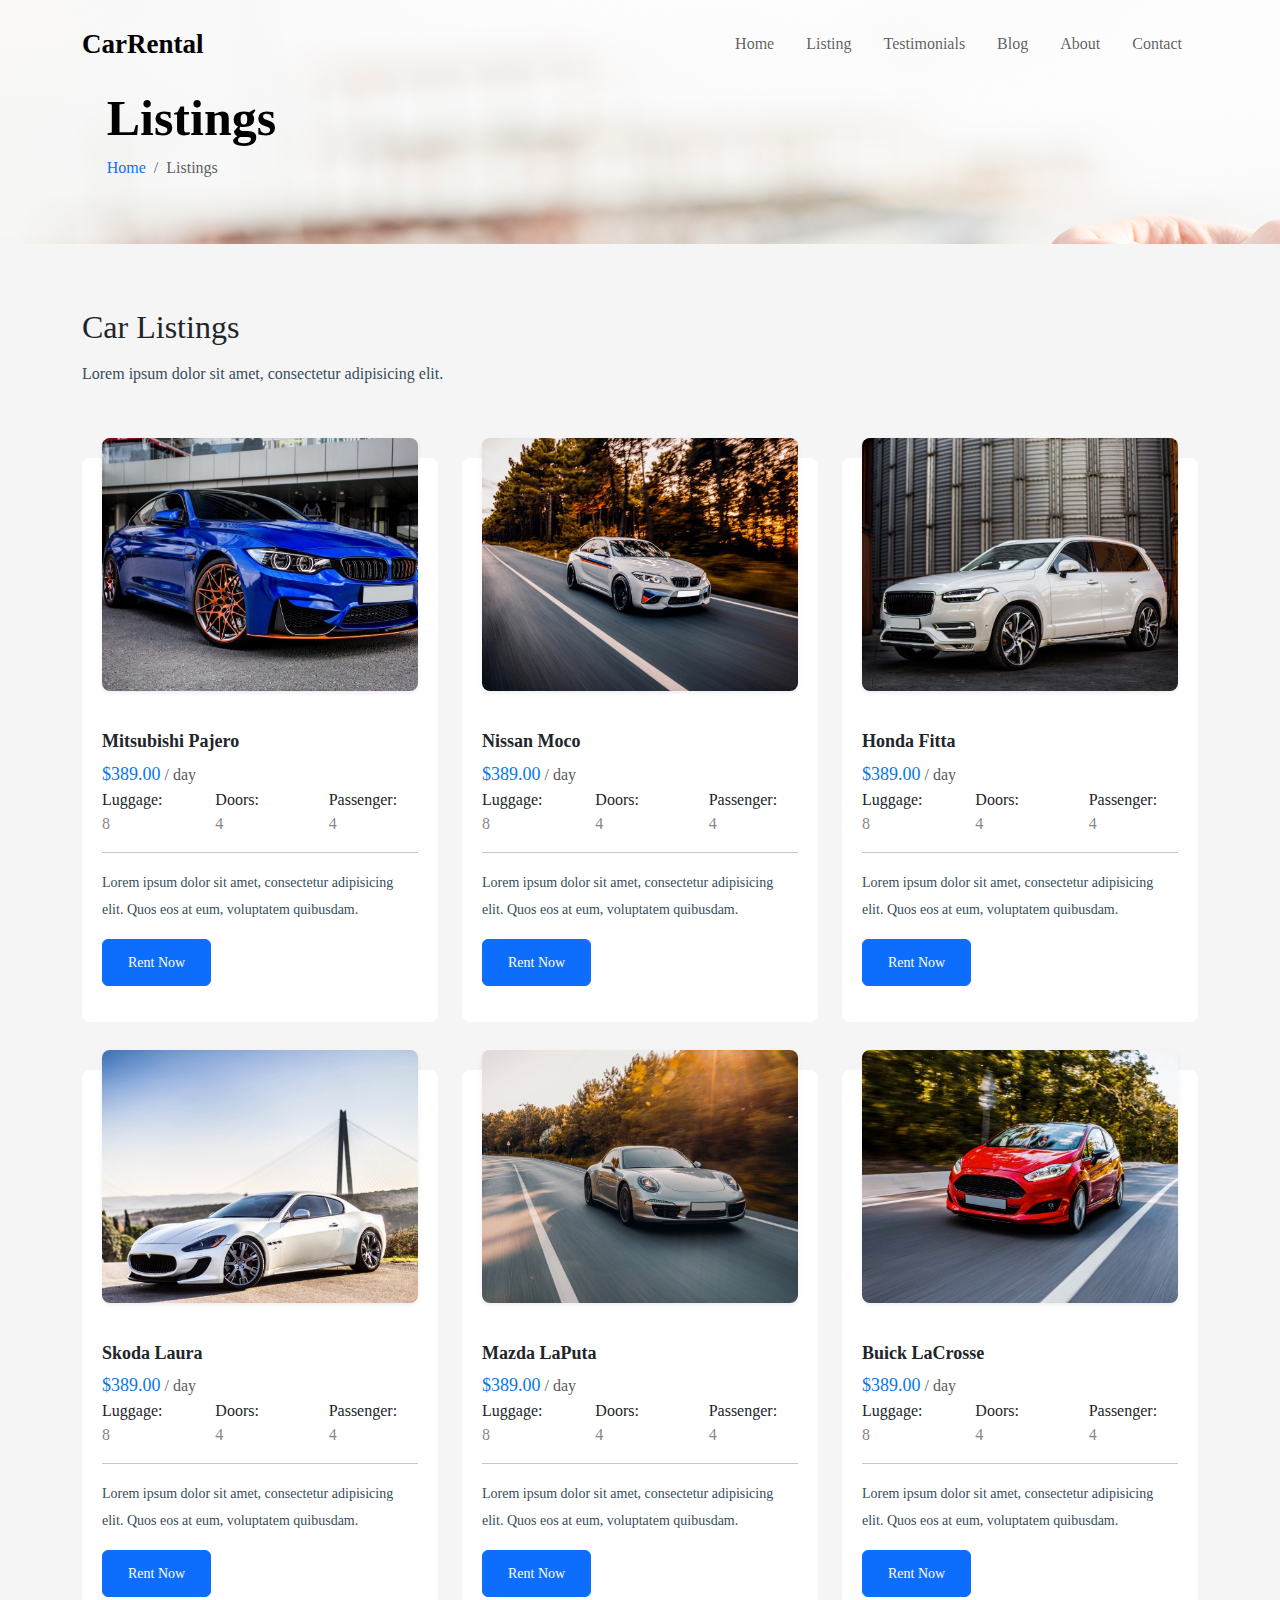
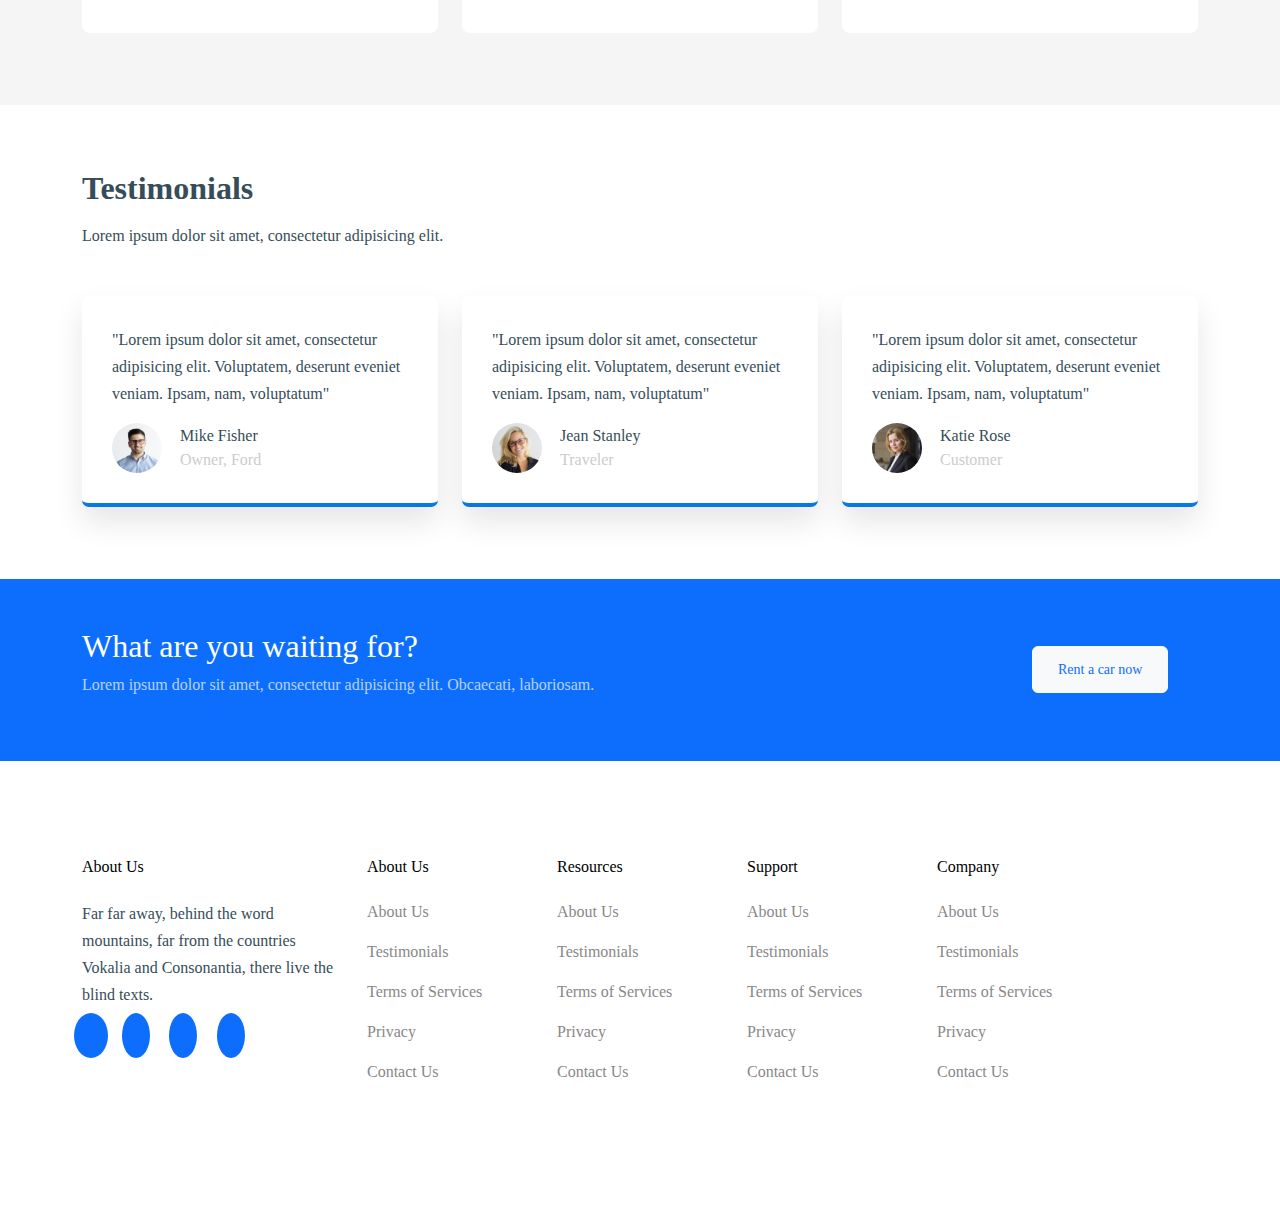
<file: Car Rental/listing.html>
<!DOCTYPE html>
<html lang="en">
<head>
    <meta charset="UTF-8">
    <meta name="viewport" content="width=device-width, initial-scale=1.0">
    <title>CarRental</title>
    <link rel="stylesheet" href="https://cdn.jsdelivr.net/npm/bootstrap@5.3.3/dist/css/bootstrap.min.css
    ">
    <link rel="stylesheet" href="https://cdn.jsdelivr.net/npm/bootstrap-icons@1.11.3/font/bootstrap-icons.min.css">
    <link rel="stylesheet" href="https://cdnjs.cloudflare.com/ajax/libs/font-awesome/6.6.0/css/all.min.css" integrity="sha512-Kc323vGBEqzTmouAECnVceyQqyqdsSiqLQISBL29aUW4U/M7pSPA/gEUZQqv1cwx4OnYxTxve5UMg5GT6L4JJg==" crossorigin="anonymous" referrerpolicy="no-referrer" />
    <link rel="stylesheet" href="./css/style.css">
</head>
<body>

    <header class="pb-5">
        <nav class="navbar main-nav">
            <div class="container">
              <a class="navbar-brand logo" href="#">CarRental</a>
              <button class="navbar-toggler d-lg-none" type="button" data-bs-toggle="offcanvas" data-bs-target="#offcanvasNavbar">
                <span class="navbar-toggler-icon"></span>
              </button>
              <div class="offcanvas offcanvas-end" id="offcanvasNavbar">
                <div class="offcanvas-header">
                  <button type="button" class="btn-close" data-bs-dismiss="offcanvas"></button>
                </div>
                <div class="offcanvas-body">
                  <ul class="navbar-nav ">
                    <li class="nav-item"><a class="nav-link active" href="./index.html">Home</a></li>
                    <li class="nav-item"><a class="nav-link" href="./listing.html">Listing</a></li>
                    <li class="nav-item"><a class="nav-link" href="./testimonials.html">Testimonials</a></li>
                    <li class="nav-item"><a class="nav-link" href="./blog.html">Blog</a></li>
                    <li class="nav-item"><a class="nav-link " href="#">About</a></li>
                    <li class="nav-item"><a class="nav-link" href="#">Contact</a></li>
                  </ul>
                </div>
              </div>
              <div class="navbar navbar-expand-lg d-none d-lg-block">
                <ul class="navbar-nav ms-auto">
                    <li class="nav-item px-2"><a href="./index.html" class="nav-link">Home</a></li>
                    <li class="nav-item px-2"><a href="./listing.html" class="nav-link">Listing</a></li>
                    <li class="nav-item px-2"><a href="./testimonials.html" class="nav-link">Testimonials</a></li>
                    <li class="nav-item px-2"><a href="./blog.html" class="nav-link">Blog</a></li>
                    <li class="nav-item px-2"><a href="#" class="nav-link">About</a></li>
                    <li class="nav-item px-2"><a href="#" class="nav-link">Contact</a></li>
                  </ul>
              </div>
            </div>
        </nav>
        <section class="hero  ps-0">
            <section class="ps-4">
                <div class="row align-items-center justify-content-center ps-0">
                    <div class="col-lg-10 ps-0">
                        <div class="row ps-0">
                            <div class="col-lg-7 ps-0">
                                <h1><strong>Listings</strong></h1>
                                <nav aria-label="breadcrumb">
                                    <ol class="breadcrumb">
                                      <li class="breadcrumb-item"><a href="./index.html">Home</a></li>
                                      <li class="breadcrumb-item active">Listings</li>
                                    </ol>
                                  </nav>
                            </div>
                        </div>
                    </div>
                </div>
            </section>
        </section>
    </header>
    <main>
      <section class="section4">
        <section class="container py-5">
          <h2 class="pt-3 pb-2 ">Car Listings</h2>
          <p class="font-weight-light mb-5">Lorem ipsum dolor sit amet, consectetur adipisicing elit.</p>
          <div class="row">
            <div class="col-12 col-md-6 col-lg-4 py-4">
              <div class="car-card rounded-3">
                <div class="product">
                  <img class="w-100 rounded-3 shadow-sm" src="./images/illustration/car_6.jpg" alt="">
                </div>
                <div class="product-discription">
                  <h3>Mitsubishi Pajero</h3>
                  <strong class="pb-4">$389.00</strong>
                  <span class="pb-4">/ day</span>
                  <div class="row">
                    <div class="col-4">
                      <div class="detail">Luggage:</div>
                    </div>
                    <div class="col-4">
                      <div class="detail">Doors:</div>
                    </div>
                    <div class="col-4">
                      <div class="detail">Passenger:</div>
                    </div>
                    <div class="col-4">
                      <span class="detail-span">8</span>
                    </div>
                    <div class="col-4">
                      <span class="detail-span">4</span>
                    </div>
                    <div class="col-4">
                      <span class="detail-span">4</span>
                    </div>
                  </div>
                  <hr>
                  <p class="product-para">Lorem ipsum dolor sit amet, consectetur adipisicing elit. Quos eos at eum, voluptatem quibusdam.</p>
                  <a href="#" class="btn btn-primary product-btn mb-3">Rent Now</a>
                </div>
              </div>
            </div>
            <div class="col-12 col-md-6 col-lg-4 py-4">
              <div class="car-card rounded-3">
                <div class="product">
                  <img class="w-100 rounded-3 shadow-sm" src="./images/illustration/car_5.jpg" alt="">
                </div>
                <div class="product-discription">
                  <h3>Nissan Moco</h3>
                  <strong class="pb-4">$389.00</strong>
                  <span class="pb-4">/ day</span>
                  <div class="row">
                    <div class="col-4">
                      <div class="detail">Luggage:</div>
                    </div>
                    <div class="col-4">
                      <div class="detail">Doors:</div>
                    </div>
                    <div class="col-4">
                      <div class="detail">Passenger:</div>
                    </div>
                    <div class="col-4">
                      <span class="detail-span">8</span>
                    </div>
                    <div class="col-4">
                      <span class="detail-span">4</span>
                    </div>
                    <div class="col-4">
                      <span class="detail-span">4</span>
                    </div>
                  </div>
                  <hr>
                  <p class="product-para">Lorem ipsum dolor sit amet, consectetur adipisicing elit. Quos eos at eum, voluptatem quibusdam.</p>
                  <a href="#" class="btn btn-primary product-btn mb-3">Rent Now</a>
                </div>
              </div>
            </div>
            <div class="col-12 col-md-6 col-lg-4 py-4">
              <div class="car-card rounded-3">
                <div class="product">
                  <img class="w-100 rounded-3 shadow-sm" src="./images/illustration/car_4.jpg" alt="">
                </div>
                <div class="product-discription">
                  <h3>Honda Fitta</h3>
                  <strong class="pb-4">$389.00</strong>
                  <span class="pb-4">/ day</span>
                  <div class="row">
                    <div class="col-4">
                      <div class="detail">Luggage:</div>
                    </div>
                    <div class="col-4">
                      <div class="detail">Doors:</div>
                    </div>
                    <div class="col-4">
                      <div class="detail">Passenger:</div>
                    </div>
                    <div class="col-4">
                      <span class="detail-span">8</span>
                    </div>
                    <div class="col-4">
                      <span class="detail-span">4</span>
                    </div>
                    <div class="col-4">
                      <span class="detail-span">4</span>
                    </div>
                  </div>
                  <hr>
                  <p class="product-para">Lorem ipsum dolor sit amet, consectetur adipisicing elit. Quos eos at eum, voluptatem quibusdam.</p>
                  <a href="#" class="btn btn-primary product-btn mb-3">Rent Now</a>
                </div>
              </div>
            </div>
            <div class="col-12 col-md-6 col-lg-4 py-4">
              <div class="car-card rounded-3">
                <div class="product">
                  <img class="w-100 rounded-3 shadow-sm" src="./images/illustration/car_3.jpg" alt="">
                </div>
                <div class="product-discription">
                  <h3>Skoda Laura</h3>
                  <strong class="pb-4">$389.00</strong>
                  <span class="pb-4">/ day</span>
                  <div class="row">
                    <div class="col-4">
                      <div class="detail">Luggage:</div>
                    </div>
                    <div class="col-4">
                      <div class="detail">Doors:</div>
                    </div>
                    <div class="col-4">
                      <div class="detail">Passenger:</div>
                    </div>
                    <div class="col-4">
                      <span class="detail-span">8</span>
                    </div>
                    <div class="col-4">
                      <span class="detail-span">4</span>
                    </div>
                    <div class="col-4">
                      <span class="detail-span">4</span>
                    </div>
                  </div>
                  <hr>
                  <p class="product-para">Lorem ipsum dolor sit amet, consectetur adipisicing elit. Quos eos at eum, voluptatem quibusdam.</p>
                  <a href="#" class="btn btn-primary product-btn mb-3">Rent Now</a>
                </div>
              </div>
            </div>
            <div class="col-12 col-md-6 col-lg-4 py-4">
              <div class="car-card rounded-3">
                <div class="product">
                  <img class="w-100 rounded-3 shadow-sm" src="./images/illustration/car_2.jpg" alt="">
                </div>
                <div class="product-discription">
                  <h3>Mazda LaPuta</h3>
                  <strong class="pb-4">$389.00</strong>
                  <span class="pb-4">/ day</span>
                  <div class="row">
                    <div class="col-4">
                      <div class="detail">Luggage:</div>
                    </div>
                    <div class="col-4">
                      <div class="detail">Doors:</div>
                    </div>
                    <div class="col-4">
                      <div class="detail">Passenger:</div>
                    </div>
                    <div class="col-4">
                      <span class="detail-span">8</span>
                    </div>
                    <div class="col-4">
                      <span class="detail-span">4</span>
                    </div>
                    <div class="col-4">
                      <span class="detail-span">4</span>
                    </div>
                  </div>
                  <hr>
                  <p class="product-para">Lorem ipsum dolor sit amet, consectetur adipisicing elit. Quos eos at eum, voluptatem quibusdam.</p>
                  <a href="#" class="btn btn-primary product-btn mb-3">Rent Now</a>
                </div>
              </div>
            </div>
            <div class="col-12 col-md-6 col-lg-4 py-4">
              <div class="car-card rounded-3">
                <div class="product">
                  <img class="w-100 rounded-3 shadow-sm" src="./images/illustration/car_1.jpg" alt="">
                </div>
                <div class="product-discription">
                  <h3>Buick LaCrosse</h3>
                  <strong class="pb-4">$389.00</strong>
                  <span class="pb-4">/ day</span>
                  <div class="row">
                    <div class="col-4">
                      <div class="detail">Luggage:</div>
                    </div>
                    <div class="col-4">
                      <div class="detail">Doors:</div>
                    </div>
                    <div class="col-4">
                      <div class="detail">Passenger:</div>
                    </div>
                    <div class="col-4">
                      <span class="detail-span">8</span>
                    </div>
                    <div class="col-4">
                      <span class="detail-span">4</span>
                    </div>
                    <div class="col-4">
                      <span class="detail-span">4</span>
                    </div>
                  </div>
                  <hr>
                  <p class="product-para">Lorem ipsum dolor sit amet, consectetur adipisicing elit. Quos eos at eum, voluptatem quibusdam.</p>
                  <a href="#" class="btn btn-primary product-btn mb-3">Rent Now</a>
                </div>
              </div>
            </div>
          </div>
        </section>
      </section>
      <section class="section6 bg-white">
        <section class="container py-5 section6-container">
          <h2 class="pt-3 pb-2 ">Testimonials</h2>
          <p class="font-weight-light mb-5">Lorem ipsum dolor sit amet, consectetur adipisicing elit.</p>
          <div class="row">
            <div class="col-12 col-lg-4 mb-4">
              <div class="Testimonial1">
                <blockquote>
                  <p>"Lorem ipsum dolor sit amet, consectetur adipisicing elit. Voluptatem, deserunt eveniet veniam. Ipsam, nam, voluptatum"</p>
                </blockquote>
                <div class="d-flex v-card align-items-center">
                  <img class="img-fluid" src="./images/illustration/person_1.jpg" alt="">
                  <div class="author">
                    <span class="d-block">Mike Fisher</span>
                    <span>Owner, Ford</span>
                  </div>
                </div>
              </div>
            </div>
            <div class="col-12 col-lg-4 mb-4">
              <div class="Testimonial1">
                <blockquote>
                  <p>"Lorem ipsum dolor sit amet, consectetur adipisicing elit. Voluptatem, deserunt eveniet veniam. Ipsam, nam, voluptatum"</p>
                </blockquote>
                <div class="d-flex v-card align-items-center">
                  <img class="img-fluid" src="./images/illustration/person_2.jpg" alt="">
                  <div class="author">
                    <span class="d-block">Jean Stanley</span>
                    <span>Traveler</span>
                  </div>
                </div>
              </div>
            </div>
            <div class="col-12 col-lg-4 mb-4">
              <div class="Testimonial1">
                <blockquote>
                  <p>"Lorem ipsum dolor sit amet, consectetur adipisicing elit. Voluptatem, deserunt eveniet veniam. Ipsam, nam, voluptatum"</p>
                </blockquote>
                <div class="d-flex v-card align-items-center">
                  <img class="img-fluid" src="./images/illustration/person_3.jpg" alt="">
                  <div class="author">
                    <span class="d-block">Katie Rose</span>
                    <span>Customer</span>
                  </div>
                </div>
              </div>
            </div>
          </div>
        </section>
      </section>
    </main>
    <footer>
      <section class="bg-primary">
        <section class="container py-5">
          <div class="row align-items-center">
            <div class="col-12 col-lg-10">
              <div class="what w-100">
                <h2>What are you waiting for?</h2>
                <p>Lorem ipsum dolor sit amet, consectetur adipisicing elit. Obcaecati, laboriosam.</p>
              </div>
            </div>
            <div class="col-12 col-lg-2">
              <div class="what">
                <a href="#" class="btn btn-light text-primary">Rent a car now</a>
              </div>
            </div>
          </div>
        </section>
      </section>
      <section class="container py-5">
        <div class="row py-5 ">
          <div class="col-12 col-lg-3 pb-4">
            <div class="about">
              <h2 class="mb-4">About Us</h2>
              <p class="w-100">Far far away, behind the word mountains, far from the countries Vokalia and Consonantia, there live the blind texts.</p>
              <div class="row">
                <div class="col-2 px-1">
                  <i class="fa-brands fa-facebook-f icons bg-primary text-light"></i>
                </div>
                <div class="col-2 px-1">
                  <i class="fa-brands fa-instagram icons1 bg-primary text-light"></i>
                </div>
                <div class="col-2 px-1">
                  <i class="fa-brands fa-x-twitter icons1 bg-primary text-light"></i>
                </div>
                <div class="col-2 px-1">
                  <i class="fa-brands fa-linkedin-in icons1 bg-primary text-light"></i>
                </div>
              </div>
            </div>
          </div>
          <div class="col-12 col-lg-2">
            <div class="quick">
              <h2 class="mb-4">About Us</h2>
              <ul class="ps-0">
                <li class="pb-3"><a href="#">About Us</a></li>
                <li class="pb-3"><a href="#">Testimonials</a></li>
                <li class="pb-3"><a href="#">Terms of Services</a></li>
                <li class="pb-3"><a href="#">Privacy</a></li>
                <li class="pb-3"><a href="#">Contact Us</a></li>
              </ul>
            </div>
          </div>
          <div class="col-12 col-lg-2 ">
            <div class="quick">
              <h2 class="mb-4">Resources</h2>
              <ul class="ps-0">
                <li class="pb-3"><a href="#">About Us</a></li>
                <li class="pb-3"><a href="#">Testimonials</a></li>
                <li class="pb-3"><a href="#">Terms of Services</a></li>
                <li class="pb-3"><a href="#">Privacy</a></li>
                <li class="pb-3"><a href="#">Contact Us</a></li>
              </ul>
            </div>
          </div>
          <div class="col-12 col-lg-2 ">
            <div class="quick">
              <h2 class="mb-4">Support</h2>
              <ul class="ps-0">
                <li class="pb-3"><a href="#">About Us</a></li>
                <li class="pb-3"><a href="#">Testimonials</a></li>
                <li class="pb-3"><a href="#">Terms of Services</a></li>
                <li class="pb-3"><a href="#">Privacy</a></li>
                <li class="pb-3"><a href="#">Contact Us</a></li>
              </ul>
            </div>
          </div>
          <div class="col-12 col-lg-2 ">
            <div class="quick">
              <h2 class="mb-4">Company</h2>
              <ul class="ps-0">
                <li class="pb-3"><a href="#">About Us</a></li>
                <li class="pb-3"><a href="#">Testimonials</a></li>
                <li class="pb-3"><a href="#">Terms of Services</a></li>
                <li class="pb-3"><a href="#">Privacy</a></li>
                <li class="pb-3"><a href="#">Contact Us</a></li>
              </ul>
            </div>
          </div>
        </div>
      </section>
    </footer>

    <script src="https://cdn.jsdelivr.net/npm/bootstrap@5.3.3/dist/js/bootstrap.bundle.min.js"></script>
</body>
</html>
</file>
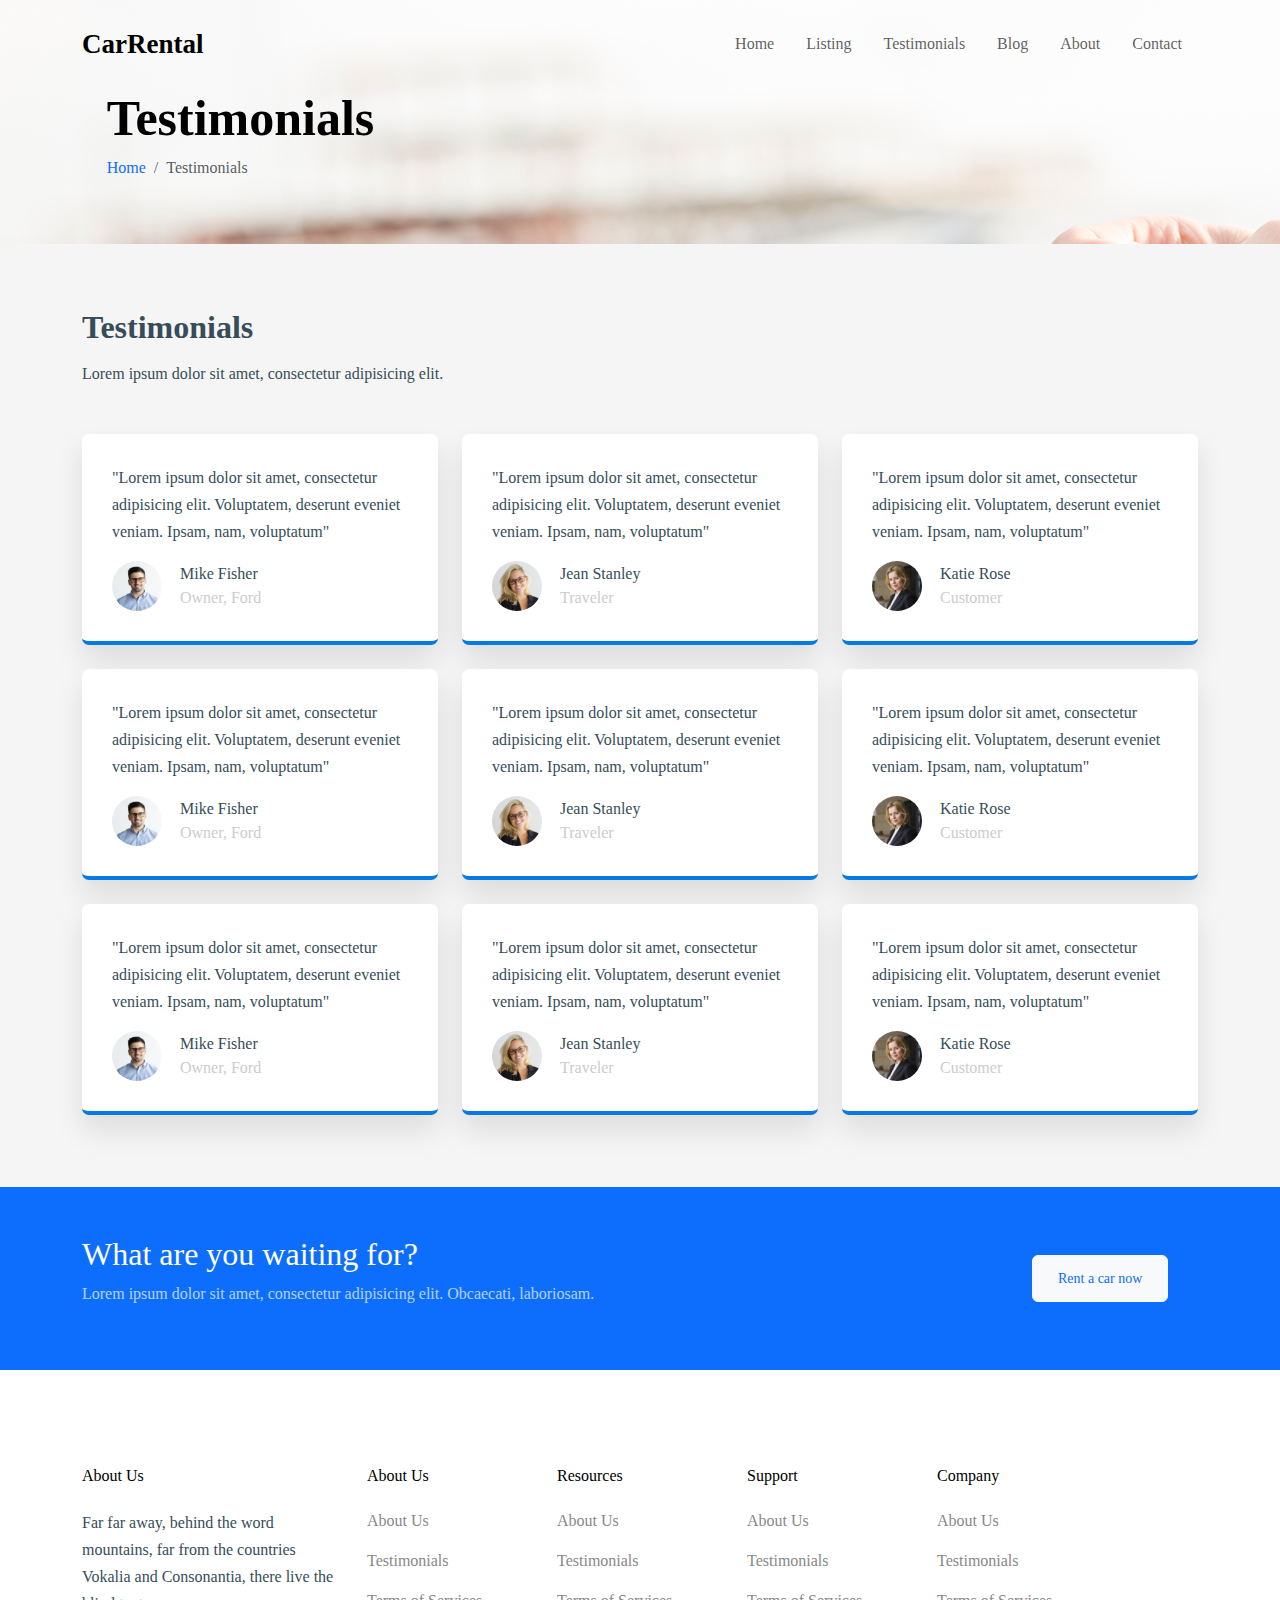
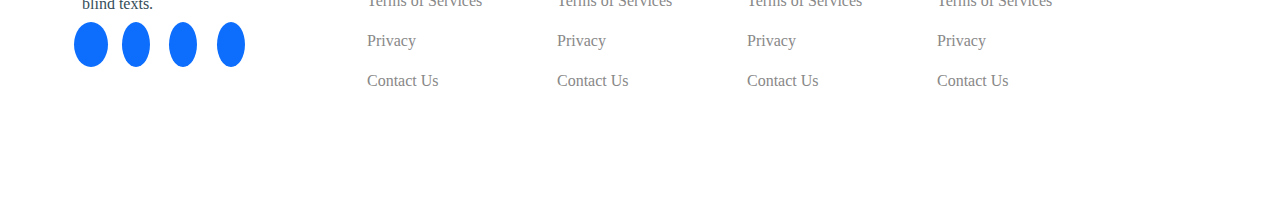
<file: Car Rental/testimonials.html>
<!DOCTYPE html>
<html lang="en">
<head>
    <meta charset="UTF-8">
    <meta name="viewport" content="width=device-width, initial-scale=1.0">
    <title>CarRental</title>
    <link rel="stylesheet" href="https://cdn.jsdelivr.net/npm/bootstrap@5.3.3/dist/css/bootstrap.min.css
    ">
    <link rel="stylesheet" href="https://cdn.jsdelivr.net/npm/bootstrap-icons@1.11.3/font/bootstrap-icons.min.css">
    <link rel="stylesheet" href="https://cdnjs.cloudflare.com/ajax/libs/font-awesome/6.6.0/css/all.min.css" integrity="sha512-Kc323vGBEqzTmouAECnVceyQqyqdsSiqLQISBL29aUW4U/M7pSPA/gEUZQqv1cwx4OnYxTxve5UMg5GT6L4JJg==" crossorigin="anonymous" referrerpolicy="no-referrer" />
    <link rel="stylesheet" href="./css/style.css">
</head>
<body>

    <header class="pb-5">
        <nav class="navbar main-nav">
            <div class="container">
              <a class="navbar-brand logo" href="#">CarRental</a>
              <button class="navbar-toggler d-lg-none" type="button" data-bs-toggle="offcanvas" data-bs-target="#offcanvasNavbar">
                <span class="navbar-toggler-icon"></span>
              </button>
              <div class="offcanvas offcanvas-end" id="offcanvasNavbar">
                <div class="offcanvas-header">
                  <button type="button" class="btn-close" data-bs-dismiss="offcanvas"></button>
                </div>
                <div class="offcanvas-body">
                  <ul class="navbar-nav ">
                    <li class="nav-item"><a class="nav-link active" href="./index.html">Home</a></li>
                    <li class="nav-item"><a class="nav-link" href="./listing.html">Listing</a></li>
                    <li class="nav-item"><a class="nav-link" href="./testimonials.html">Testimonials</a></li>
                    <li class="nav-item"><a class="nav-link" href="./blog.html">Blog</a></li>
                    <li class="nav-item"><a class="nav-link " href="#">About</a></li>
                    <li class="nav-item"><a class="nav-link" href="#">Contact</a></li>
                  </ul>
                </div>
              </div>
              <div class="navbar navbar-expand-lg d-none d-lg-block">
                <ul class="navbar-nav ms-auto">
                    <li class="nav-item px-2"><a href="./index.html" class="nav-link">Home</a></li>
                    <li class="nav-item px-2"><a href="./listing.html" class="nav-link">Listing</a></li>
                    <li class="nav-item px-2"><a href="./testimonials.html" class="nav-link">Testimonials</a></li>
                    <li class="nav-item px-2"><a href="./blog.html" class="nav-link">Blog</a></li>
                    <li class="nav-item px-2"><a href="#" class="nav-link">About</a></li>
                    <li class="nav-item px-2"><a href="#" class="nav-link">Contact</a></li>
                  </ul>
              </div>
            </div>
        </nav>
        <section class="hero  ps-0">
            <section class="ps-4">
                <div class="row align-items-center justify-content-center ps-0">
                    <div class="col-lg-10 ps-0">
                        <div class="row ps-0">
                            <div class="col-lg-7 ps-0">
                                <h1><strong>Testimonials</strong></h1>
                                <nav aria-label="breadcrumb">
                                    <ol class="breadcrumb">
                                      <li class="breadcrumb-item"><a href="./index.html">Home</a></li>
                                      <li class="breadcrumb-item active">Testimonials</li>
                                    </ol>
                                  </nav>
                            </div>
                        </div>
                    </div>
                </div>
            </section>
        </section>
    </header>
    <main>
      <section class="section6">
        <section class="container py-5 section6-container">
          <h2 class="pt-3 pb-2 ">Testimonials</h2>
          <p class="font-weight-light mb-5">Lorem ipsum dolor sit amet, consectetur adipisicing elit.</p>
          <div class="row">
            <div class="col-12 col-lg-4 mb-4">
              <div class="Testimonial1">
                <blockquote>
                  <p>"Lorem ipsum dolor sit amet, consectetur adipisicing elit. Voluptatem, deserunt eveniet veniam. Ipsam, nam, voluptatum"</p>
                </blockquote>
                <div class="d-flex v-card align-items-center">
                  <img class="img-fluid" src="./images/illustration/person_1.jpg" alt="">
                  <div class="author">
                    <span class="d-block">Mike Fisher</span>
                    <span>Owner, Ford</span>
                  </div>
                </div>
              </div>
            </div>
            <div class="col-12 col-lg-4 mb-4">
              <div class="Testimonial1">
                <blockquote>
                  <p>"Lorem ipsum dolor sit amet, consectetur adipisicing elit. Voluptatem, deserunt eveniet veniam. Ipsam, nam, voluptatum"</p>
                </blockquote>
                <div class="d-flex v-card align-items-center">
                  <img class="img-fluid" src="./images/illustration/person_2.jpg" alt="">
                  <div class="author">
                    <span class="d-block">Jean Stanley</span>
                    <span>Traveler</span>
                  </div>
                </div>
              </div>
            </div>
            <div class="col-12 col-lg-4 mb-4">
              <div class="Testimonial1">
                <blockquote>
                  <p>"Lorem ipsum dolor sit amet, consectetur adipisicing elit. Voluptatem, deserunt eveniet veniam. Ipsam, nam, voluptatum"</p>
                </blockquote>
                <div class="d-flex v-card align-items-center">
                  <img class="img-fluid" src="./images/illustration/person_3.jpg" alt="">
                  <div class="author">
                    <span class="d-block">Katie Rose</span>
                    <span>Customer</span>
                  </div>
                </div>
              </div>
            </div>
            <div class="col-12 col-lg-4 mb-4">
                <div class="Testimonial1">
                  <blockquote>
                    <p>"Lorem ipsum dolor sit amet, consectetur adipisicing elit. Voluptatem, deserunt eveniet veniam. Ipsam, nam, voluptatum"</p>
                  </blockquote>
                  <div class="d-flex v-card align-items-center">
                    <img class="img-fluid" src="./images/illustration/person_1.jpg" alt="">
                    <div class="author">
                      <span class="d-block">Mike Fisher</span>
                      <span>Owner, Ford</span>
                    </div>
                  </div>
                </div>
              </div>
              <div class="col-12 col-lg-4 mb-4">
                <div class="Testimonial1">
                  <blockquote>
                    <p>"Lorem ipsum dolor sit amet, consectetur adipisicing elit. Voluptatem, deserunt eveniet veniam. Ipsam, nam, voluptatum"</p>
                  </blockquote>
                  <div class="d-flex v-card align-items-center">
                    <img class="img-fluid" src="./images/illustration/person_2.jpg" alt="">
                    <div class="author">
                      <span class="d-block">Jean Stanley</span>
                      <span>Traveler</span>
                    </div>
                  </div>
                </div>
              </div>
              <div class="col-12 col-lg-4 mb-4">
                <div class="Testimonial1">
                  <blockquote>
                    <p>"Lorem ipsum dolor sit amet, consectetur adipisicing elit. Voluptatem, deserunt eveniet veniam. Ipsam, nam, voluptatum"</p>
                  </blockquote>
                  <div class="d-flex v-card align-items-center">
                    <img class="img-fluid" src="./images/illustration/person_3.jpg" alt="">
                    <div class="author">
                      <span class="d-block">Katie Rose</span>
                      <span>Customer</span>
                    </div>
                  </div>
                </div>
              </div>
              <div class="col-12 col-lg-4 mb-4">
                <div class="Testimonial1">
                  <blockquote>
                    <p>"Lorem ipsum dolor sit amet, consectetur adipisicing elit. Voluptatem, deserunt eveniet veniam. Ipsam, nam, voluptatum"</p>
                  </blockquote>
                  <div class="d-flex v-card align-items-center">
                    <img class="img-fluid" src="./images/illustration/person_1.jpg" alt="">
                    <div class="author">
                      <span class="d-block">Mike Fisher</span>
                      <span>Owner, Ford</span>
                    </div>
                  </div>
                </div>
              </div>
              <div class="col-12 col-lg-4 mb-4">
                <div class="Testimonial1">
                  <blockquote>
                    <p>"Lorem ipsum dolor sit amet, consectetur adipisicing elit. Voluptatem, deserunt eveniet veniam. Ipsam, nam, voluptatum"</p>
                  </blockquote>
                  <div class="d-flex v-card align-items-center">
                    <img class="img-fluid" src="./images/illustration/person_2.jpg" alt="">
                    <div class="author">
                      <span class="d-block">Jean Stanley</span>
                      <span>Traveler</span>
                    </div>
                  </div>
                </div>
              </div>
              <div class="col-12 col-lg-4 mb-4">
                <div class="Testimonial1">
                  <blockquote>
                    <p>"Lorem ipsum dolor sit amet, consectetur adipisicing elit. Voluptatem, deserunt eveniet veniam. Ipsam, nam, voluptatum"</p>
                  </blockquote>
                  <div class="d-flex v-card align-items-center">
                    <img class="img-fluid" src="./images/illustration/person_3.jpg" alt="">
                    <div class="author">
                      <span class="d-block">Katie Rose</span>
                      <span>Customer</span>
                    </div>
                  </div>
                </div>
              </div>
          </div>
        </section>
      </section>
    </main>
    <footer>
      <section class="bg-primary">
        <section class="container py-5">
          <div class="row align-items-center">
            <div class="col-12 col-lg-10">
              <div class="what w-100">
                <h2>What are you waiting for?</h2>
                <p>Lorem ipsum dolor sit amet, consectetur adipisicing elit. Obcaecati, laboriosam.</p>
              </div>
            </div>
            <div class="col-12 col-lg-2">
              <div class="what">
                <a href="#" class="btn btn-light text-primary">Rent a car now</a>
              </div>
            </div>
          </div>
        </section>
      </section>
      <section class="container py-5">
        <div class="row py-5 ">
          <div class="col-12 col-lg-3 pb-4">
            <div class="about">
              <h2 class="mb-4">About Us</h2>
              <p class="w-100">Far far away, behind the word mountains, far from the countries Vokalia and Consonantia, there live the blind texts.</p>
              <div class="row">
                <div class="col-2 px-1">
                  <i class="fa-brands fa-facebook-f icons bg-primary text-light"></i>
                </div>
                <div class="col-2 px-1">
                  <i class="fa-brands fa-instagram icons1 bg-primary text-light"></i>
                </div>
                <div class="col-2 px-1">
                  <i class="fa-brands fa-x-twitter icons1 bg-primary text-light"></i>
                </div>
                <div class="col-2 px-1">
                  <i class="fa-brands fa-linkedin-in icons1 bg-primary text-light"></i>
                </div>
              </div>
            </div>
          </div>
          <div class="col-12 col-lg-2">
            <div class="quick">
              <h2 class="mb-4">About Us</h2>
              <ul class="ps-0">
                <li class="pb-3"><a href="#">About Us</a></li>
                <li class="pb-3"><a href="#">Testimonials</a></li>
                <li class="pb-3"><a href="#">Terms of Services</a></li>
                <li class="pb-3"><a href="#">Privacy</a></li>
                <li class="pb-3"><a href="#">Contact Us</a></li>
              </ul>
            </div>
          </div>
          <div class="col-12 col-lg-2 ">
            <div class="quick">
              <h2 class="mb-4">Resources</h2>
              <ul class="ps-0">
                <li class="pb-3"><a href="#">About Us</a></li>
                <li class="pb-3"><a href="#">Testimonials</a></li>
                <li class="pb-3"><a href="#">Terms of Services</a></li>
                <li class="pb-3"><a href="#">Privacy</a></li>
                <li class="pb-3"><a href="#">Contact Us</a></li>
              </ul>
            </div>
          </div>
          <div class="col-12 col-lg-2 ">
            <div class="quick">
              <h2 class="mb-4">Support</h2>
              <ul class="ps-0">
                <li class="pb-3"><a href="#">About Us</a></li>
                <li class="pb-3"><a href="#">Testimonials</a></li>
                <li class="pb-3"><a href="#">Terms of Services</a></li>
                <li class="pb-3"><a href="#">Privacy</a></li>
                <li class="pb-3"><a href="#">Contact Us</a></li>
              </ul>
            </div>
          </div>
          <div class="col-12 col-lg-2 ">
            <div class="quick">
              <h2 class="mb-4">Company</h2>
              <ul class="ps-0">
                <li class="pb-3"><a href="#">About Us</a></li>
                <li class="pb-3"><a href="#">Testimonials</a></li>
                <li class="pb-3"><a href="#">Terms of Services</a></li>
                <li class="pb-3"><a href="#">Privacy</a></li>
                <li class="pb-3"><a href="#">Contact Us</a></li>
              </ul>
            </div>
          </div>
        </div>
      </section>
    </footer>

    <script src="https://cdn.jsdelivr.net/npm/bootstrap@5.3.3/dist/js/bootstrap.bundle.min.js"></script>
</body>
</html>
</file>
<file: Car Rental/css/style.css>
@charset "utf-8";

*{
    margin: 0;
    padding: 0;
    font-size: 16px;
    box-sizing: border-box;
    font-family: 'Segoe UI';
}

li{
    list-style: none;
}

a{
    text-decoration: none;
}
header{
    background-image: url(../images/background/hero_1_a.jpg);
}
.logo{
    font-size: 27px;
    font-weight: 900;
    font-family: 'Segoe UI';
}
.main-nav{
    padding: 16px;
    background-color: transparent;
}

.hero-form{
    background-color: #ffffff;
    padding: 40px;
}
.select{
    padding: 16px 16px;
}
.submit-btn{
    padding: 16px 25px;
}
input[type=submit].btn-block{
    width: 100%;
}
h1,
h1>strong{
    font-weight: 300;
    font-size: 50px;
}
h1>strong{
    color: #000000;
    font-weight: 800;
}
.pickup{
    position: relative;
}
.dropoff{
    position: relative;
}
.calendar,
.calendar2{
    position: absolute;
    right: 10px;
    top: 17px;
    color: rgba(0, 0, 0,0.5);
}
.section1-container h2{
    font-size: 32px;
    color: #364d59;
    font-weight: 700;
}
.section1-container>p{
    color: #364d59;
}
.steps-inner{
    padding: 40px;
    z-index: 10;
}
.steps-inner span{
    font-size: 14px;
    color: #007BFF;
    font-weight: 700;
}
.steps-inner h3{
    font-size: 20px;
    color: #000000;
    font-weight: 700;
}
.steps-inner p{
    font-size: 14px;
    color: #999999;
}
.steps{
    position: relative;
    z-index: 0;
    width: 95%;
}
.steps>span{
    font-size: 90px;
    color: #0779e4;
    font-weight: 900;
    top: 20px;
    left: -35px;
    z-index: 1;
    position: absolute;
}
.video-play{
    font-size: 18px;
    font-weight: lighter;
}
.video-play span{
    background-color: #0779e4;
    color: #ffffff;
    font-size: 18px;
    padding: 15px;
    border-radius: 50%;
    margin-right: 10px;
}
.section3-content h2{
    font-size: 28px;
    color: #364d59;
    font-weight: 700;
}
.section3-content p,
.section5-container p{
    line-height: 27px;
    font-weight: lighter;
    color: #364d59;
}
.section3-btn{
    padding: 12px 28px;
}
.section4{
    background-color: #F6F5F5;
}
.section4 h2
.section5-container h2,
.section6-container h2{
    font-size: 32px;
    color: #364d59;
    font-weight: 700;
}
.section4 p,
.section6-container p{
    color: #364d59;
}
.car-card{
    background-color: #ffffff;
    padding: 20px;
}
.product{
    position: relative;
    top: -40px;
}
.product-discription h3{
    font-size: 18px;
    margin-bottom: 8px;
    font-weight: 800;
}
.product-discription strong{
    font-size: 18px;
    color: #0779e4;
    font-weight: 400;
}
.product-discription>span{
    color: #5c5c5c;
}
.detail{
    font-weight: 300;
}
.detail-span{
    font-weight: 300;
    color: #888888;
}
.product-para{
    font-size: 14px;
    color: #888888;
    line-height: 27px;
}
.product-btn{
    font-size: 14px;
    font-weight: 400;
    padding: 12px 25px;
}
.feature{
    text-align: left;
    padding: 45px 30px 30px 30px;
    transition: .3s box-shadow ease;
}
.feature:hover{
    box-shadow: 0 15px 30px 0 rgba(0, 0, 0, 0.05);
}
.feature span{
    font-size: 2rem;
    padding: 25px 27px;
}
.feature h3{
    font-size: 20px;
    font-weight: 300;
}
.feature p{
    color: #888888;

}
.section6{
    background-color: #F6F5F5;
}
.Testimonial1{
    border-radius: 7px;
    background: #fff;
    padding: 30px;
    border-bottom: 4px solid #0779e4;
    box-shadow: 0 15px 30px 0 rgba(0, 0, 0, 0.1);
}
.v-card img{
    width: 50px;
    border-radius: 50%;
    margin-right: 18px;
}
.author :nth-child(1){
    color: #364d59;
    font-weight: 300;
}
.author :nth-child(2){
    color: #cccccc;
}
blockquote p{
    color: #364d59;
    line-height: 27px;
}
.what h2{
    font-size: 32px;
    color: #ffffff;
}
.what p{
    color: #ffffffb3;
}
.what a{
    font-size: 14px;
    padding: 12px 25px;
}
.about h2,
.quick h2{
    font-weight: 300;
    color: #000000;
    font-size: 16px;
}
.about p{
    color: #364d59;
    line-height: 27px;
    margin-bottom: 1rem;
}
.icons1,
.icons{
    padding: 14px 17px;
    border-radius: 50%;
}
.icons1{
    padding: 14px;
}
.quick ul li>a{
    font-size: 16px;
    color: #888888;
    font-weight: 300;
}
.blog-section{
    background-color: #F6F5F5;
}
.blog-card-discription{
    padding: 20px;
}
.blog-card-discription h2{
    line-height: 26px;
    margin-bottom: 20px;
}
.blog-card-discription h2 a{
    font-size: 22px;
    color: #000000;
    font-weight: 300;
}
.blog-card-discription p{
    font-size: 16px;
    line-height: 27px;
    color: #364d59;
    font-weight: 300;
}
.class{
    font-size: 16px;
    color: #ccc;
    font-weight: 300;
}
</file>
